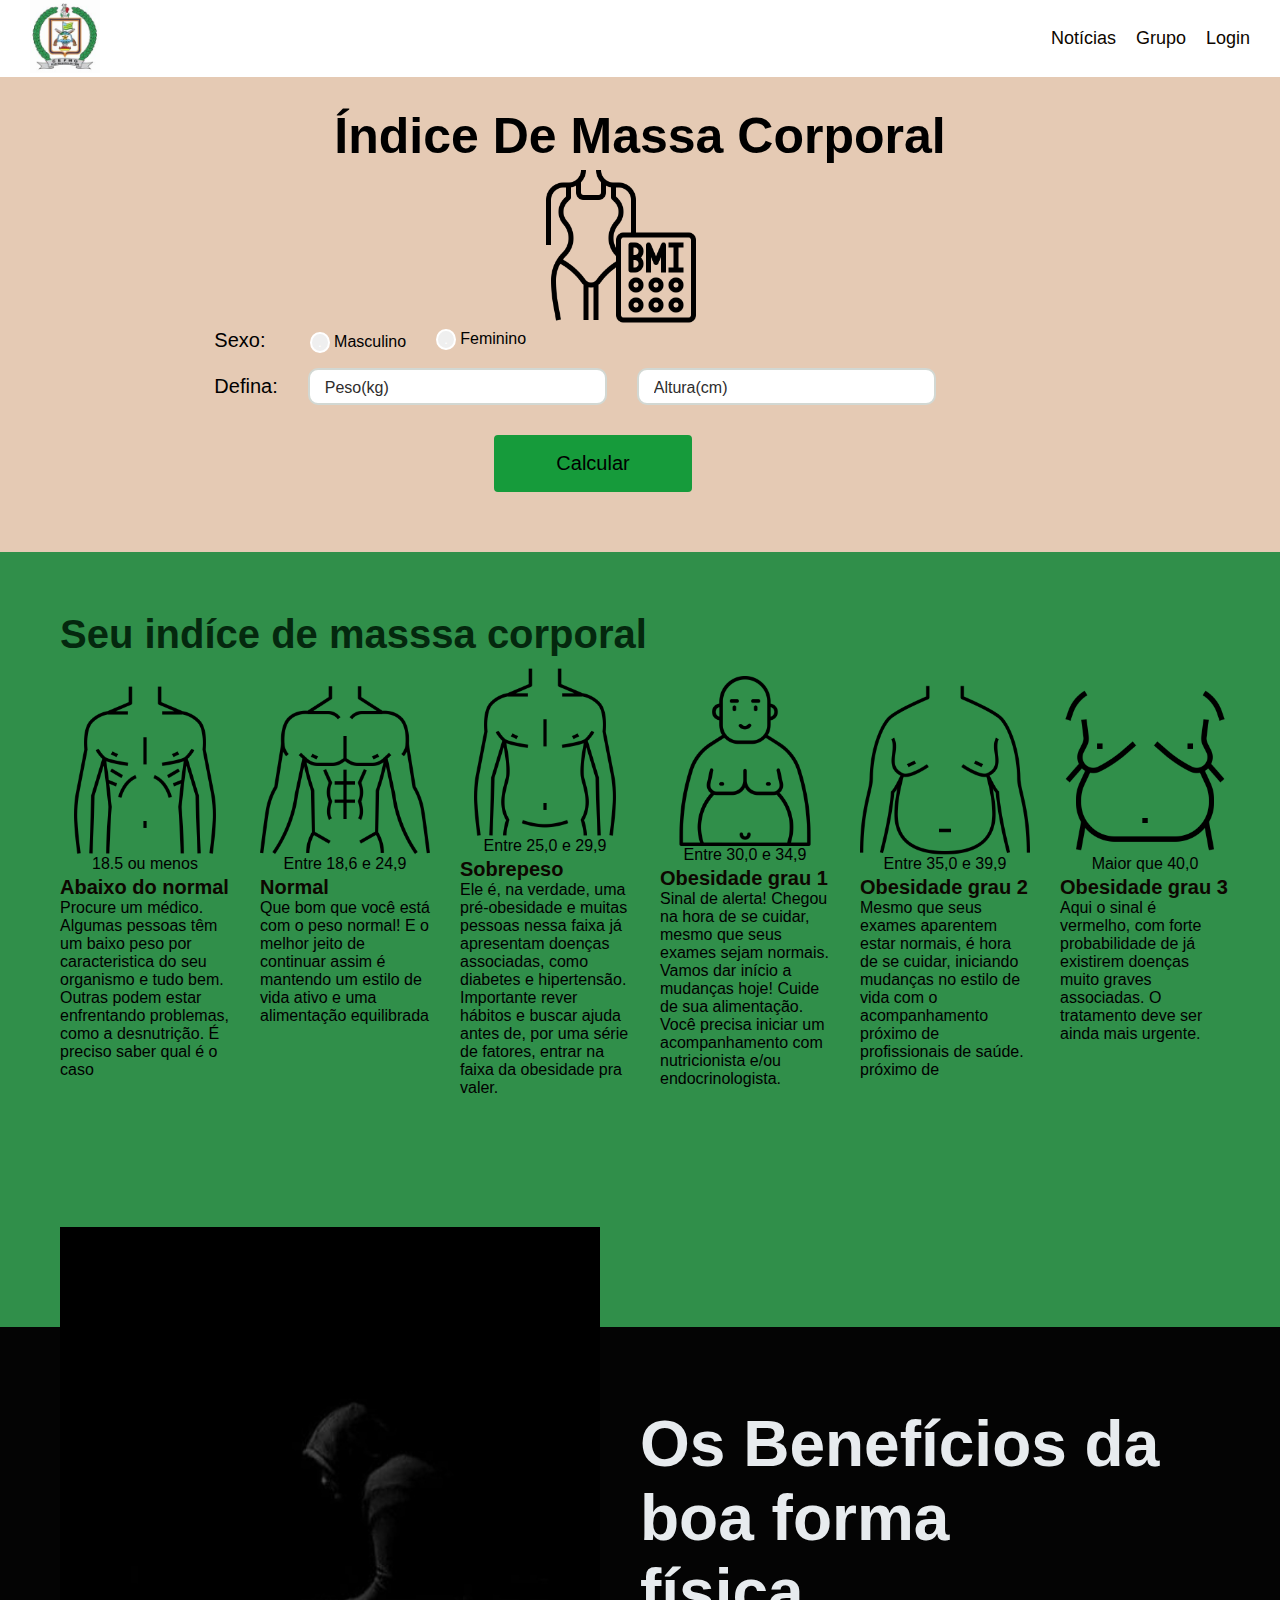
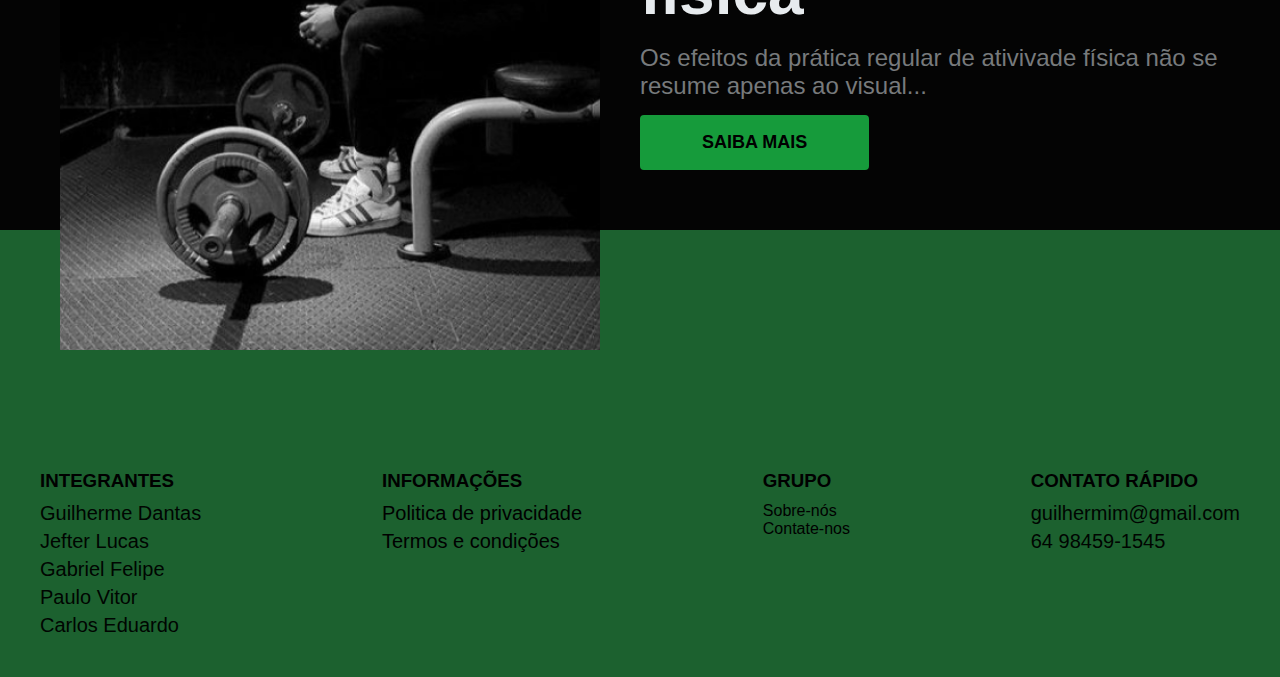
<file: index.html>
<!DOCTYPE html>
<html lang="en">

<head>
  <meta charset="UTF-8">
  <meta http-equiv="X-UA-Compatible" content="IE=edge">
  <meta name="viewport" content="width=device-width, initial-scale=1.0">
  <title>Medidor de IMC</title>
  <link rel="stylesheet" href="./css/style.css">
</head>

<body>
  <header class="header">

    <a href="./index.html"><img src="img/logo-cepmg 2.png" alt="logo" width="70px"></a>

    <ul class="header-menu">
      <li><a href="./noticias.html">Notícias</a> </li>
      <li><a href="./grupo.html">Grupo</a> </li>
      <li><a href="">Login</a> </li>
    </ul>
  </header>
  <main>
    <div class="menu-principal">

      <div class="titulo">
        <h1 class="fadeInDown" data-anime="300">Índice De Massa Corporal</h1>
        <img class="fadeInDown" data-anime="300" src="./img/imc.png" alt="" width="160px">
      </div>


      <div class="menu-principal-1">


        <div class="sexo">

          <div class="menu-sexo fadeInDown" data-anime="400">
            <div class="menu-item-homen">
              <label for="">Sexo:</label> <button>.</button> Masculino


            </div>

            <div class="menu-item-mulher">

              <button>.</button> Feminino
            </div>
          </div>
        </div>

        <div class="menu-medida">
          <label class="fadeInDown" data-anime="500" for="">Defina:</label>
          <input class=" peso fadeInDown" data-anime="500" type="number" name="peso" id="peso" placeholder="Peso(kg)">
          <input class=" altura fadeInDown" data-anime="500" type="number" name="altura" id="altura"
            placeholder="Altura(cm)">
        </div>
        <div class="botao">
          <input onclick="somar()+ somar1()" data-anime="600" class="botao-somar fadeInUp " type="button"
            value="Calcular">
          <span class="opacity-0"></span>
        </div>
      

      </div>
      
    </div>
  </main>

  <section class="homen ativo" id="homen1">

    <h1>Seu indíce de masssa corporal</h1>
    <div class="overflow-homen">


      <div class="corpos-imc">
        <div class="corpos-item1 fadeInRight " data-anime="500">
          <img src="img/magro.png" alt="" width="170px">
          <span>18.5 ou menos </span>
          <div class="corpo-texto">
            <h2>Abaixo do normal</h2>
            <p>Procure um médico. Algumas pessoas têm um baixo peso por caracteristica do seu organismo e tudo bem.
              Outras
              podem estar enfrentando problemas, como a desnutrição. É preciso saber qual é o caso</p>
          </div>

        </div>

        <div class="corpos-item2 fadeInRight" data-anime="400">
          <img src="img/normal-h.png" alt="" width="170px">
          <span>Entre 18,6 e 24,9</span>
          <div class="corpo-texto">
            <h2>Normal</h2>
            <p>Que bom que você está com o peso normal! E o melhor jeito de continuar assim é mantendo um estilo de vida
              ativo e uma
              alimentação equilibrada <span>alimentação. equilibrada.alimentação equilibrada.</span></p>
          </div>

        </div>

        <div class="corpos-item3 fadeInRight" data-anime="300">
          

            <img src="img/gordo.png" alt="" width="170px">
          
          <span>Entre 25,0 e 29,9</span>
          <div class="corpos3-texto">
            <h2>Sobrepeso</h2>
            <p>Ele é, na verdade, uma pré-obesidade e muitas pessoas nessa faixa já apresentam doenças associadas, como
              diabetes e
              hipertensão. Importante rever hábitos e buscar ajuda antes de, por uma série de fatores, entrar na faixa
              da obesidade
              pra valer.</p>
          </div>
        </div>

        <div class="corpos-item4 fadeInLeft" data-anime="300">
          <img src="img/obesidade2.png" alt="" width="170px">
          <span>Entre 30,0 e 34,9</span>
          <h2>Obesidade grau 1</h2>
          <p>Sinal de alerta! Chegou na hora de se cuidar, mesmo que seus exames sejam normais. Vamos dar início a
            mudanças hoje!
            Cuide de sua alimentação. Você precisa iniciar um acompanhamento com nutricionista e/ou endocrinologista.
          </p>
        </div>

        <div class="corpos-item5 fadeInLeft" data-anime="400">
          <img src="img/obesidade1 (1).png" alt="" width="170px">
          <span>Entre 35,0 e 39,9</span>
          <h2>Obesidade grau 2 </h2>
          <p>Mesmo que seus exames aparentem estar normais, é hora de se cuidar, iniciando mudanças no estilo de vida
            com o
            acompanhamento próximo de profissionais de saúde. <span>próximo de </span></p>
        </div>

        <div class="corpos-item6 fadeInLeft " data-anime="500">
          <img src="img/gordo (1).png" alt="" width="170px">
          <span>Maior que 40,0</span>
          <h2>Obesidade grau 3</h2>
          <p>Aqui o sinal é vermelho, com forte probabilidade de já existirem doenças muito graves associadas. O
            tratamento deve ser ainda mais urgente.
            <span class="opacity-0">tratamento deve ser ainda mais urgente</span>
          </p>
        </div>
      </div>

    </div>
  </section>

  <section class="mulher" id="mulher">

    <h1>Seu indíce de masssa corporal</h1>
    <div class="overflow-mulher">


      <div class="corpos-imc">
        <div class="corpos-item1m">
          <img src="img/mulher-muito-magra.png" alt="" width="160px">
          <span>18.5 ou menos</span>
          <h2 class="ola">Abaixo do normal</h2>
          <p>Procure um médico. Algumas pessoas têm um baixo peso por caracteristica do seu organismo e tudo bem. Outras
            podem estar enfrentando problemas, como a desnutrição. É preciso saber qual é o caso <span
              class="opacity-0">tratamento deve ser ainda mais urgente</span> <span class="opacity-0"></span> </p>
        </div>

        <div class="corpos-item2m">
          <img src="img/normal.png" alt="" width="180px">
          <span>Entre 18,6 e 24,9</span>
          <div class="corpo-texto">
            <h2>Normal</h2>
            <p>Que bom que você está com o peso normal! E o melhor jeito de continuar assim é mantendo um estilo de vida
              ativo e
              uma
              alimentação equilibrada <span>alimentação. equilibrada.alimentação equilibrada.limentação.
                equilibrada.alimentação equilibrada.</span></p>
          </div>
        </div>

        <div class="corpos-item3m">
          <img src="img/sobre-peso.png" alt="" width="180px">
          <span>Entre 25,0 e 29,9s</span>
          <div class="corpos3-texto">
            <h2>Sobrepeso</h2>
            <p>Ele é, na verdade, uma pré-obesidade e muitas pessoas nessa faixa já apresentam doenças associadas, como
              diabetes e
              hipertensão. Importante rever hábitos e buscar ajuda antes de, por uma série de fatores, entrar na faixa
              da
              obesidade
              pra valer.</p>
          </div>
        </div>

        <div class="corpos-item4m">
          <img src="img/gorda-m.png" alt="" width="180px">
          <span>Entre 30,0 e 34,9</span>
          <h2>Obesidade grau 1</h2>
          <p>Sinal de alerta! Chegou na hora de se cuidar, mesmo que seus exames sejam normais. Vamos dar início a
            mudanças hoje!
            Cuide de sua alimentação. Você precisa iniciar um acompanhamento com nutricionista e/ou endocrinologista.
          </p>
        </div>

        <div class="corpos-item5m">
          <img src="img/obesidade-2.png" alt="" width="180px">
          <span>Entre 35,0 e 39,9</span>
          <h2>Obesidade grau 2</h2>
          <p>Mesmo que seus exames aparentem estar normais, é hora de se cuidar, iniciando mudanças no estilo de vida
            com o
            acompanhamento próximo de profissionais de saúde.<span class="opacity-0">tratamento deve ser ainda mais
              urgente</span> <span class="opacity-0"></span></p>
        </div>

        <div class="corpos-item6m">
          <img src="img/obesidade-2.png" alt="" width="180px">
          <span>Acima de 40,0</span>
          <h2>Obesidade grau 3</h2>
          <p>Aqui o sinal é vermelho, com forte probabilidade de já existirem doenças muito graves associadas. O
            tratamento deve ser ainda mais urgente.
            <span class="opacity-0">tratamento deve ser ainda mais urgente <span class="opacity-0">tratamento deve ser
                ainda mais urgente</span> <span class="opacity-0">tratamento deve ser ainda mais urgente</span></span>
          </p>
        </div>
      </div>



    </div>
  </section>

  <section class="section-noticias-menu">
    <div class="noticia-menu">


      <div class="noticia-imagem">
        <img src="img/academia-homen.jpg" alt="homen em academia">
      </div>

      <div class="intro-noticias">
        <h1>
          Os Benefícios da boa forma <br> física
        </h1>
        <p>Os efeitos da prática regular de ativivade física não se resume apenas ao visual...</p>
       <a href="./noticias.html"><button class="botao-saiba-mais">SAIBA MAIS</button></a> 
      </div>

    </div>

  </section>

<footer class="rodape-index">
  <div class="rodape">
    <div class="integrantes">
      <h3>INTEGRANTES</h3>
      <div class="integrantes-nomes">
        <p>Guilherme Dantas</p>
        <p>Jefter Lucas</p>
        <p>Gabriel Felipe</p>
        <p>Paulo Vitor </p>
        <p>Carlos Eduardo</p>
      </div>
    </div>

    <div class="info">
      <h3>INFORMAÇÕES</h3>
      <div class="info-tipo">
        <p><a href="./">Politica de privacidade</a></p>
        <p><a href="./">Termos e condições</a></p>
      </div>
    </div>

    <div>
      <h3>GRUPO</h3>
      <div class="bio-info">
        <p><a href="./grupo.html">Sobre-nós</a></p>
        <p><a href="./">Contate-nos</a></p>
      </div>
    </div>



    <div class="contato">
      <h3>CONTATO RÁPIDO</h3>
      <div class="contato-info">
        <p>guilhermim@gmail.com</p>
        <p>64 98459-1545</p>
      </div>
    </div>
  </div>
</footer>

  <script src="./css/plugins/simple-anime.js"></script>
  <script src="script.js"></script>
  <script src="script1.js"></script>

</body>

</html>
</file>
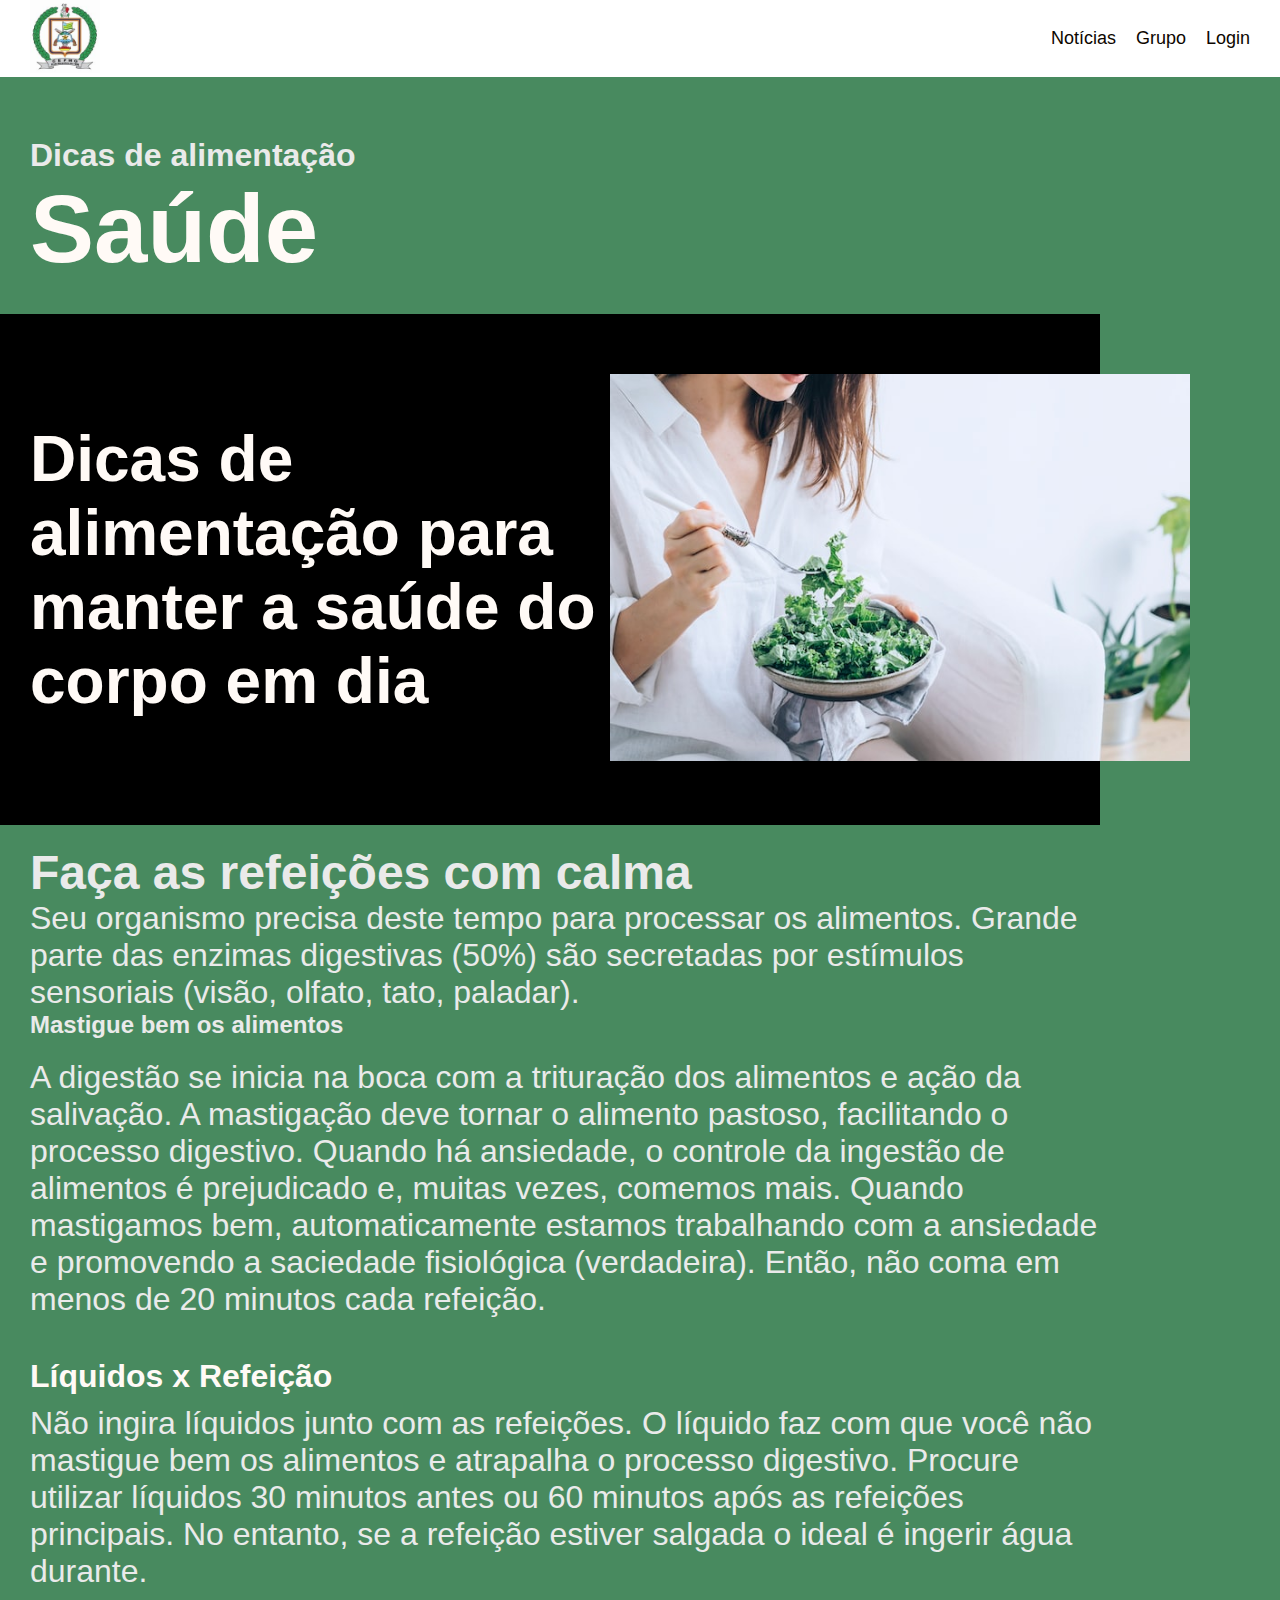
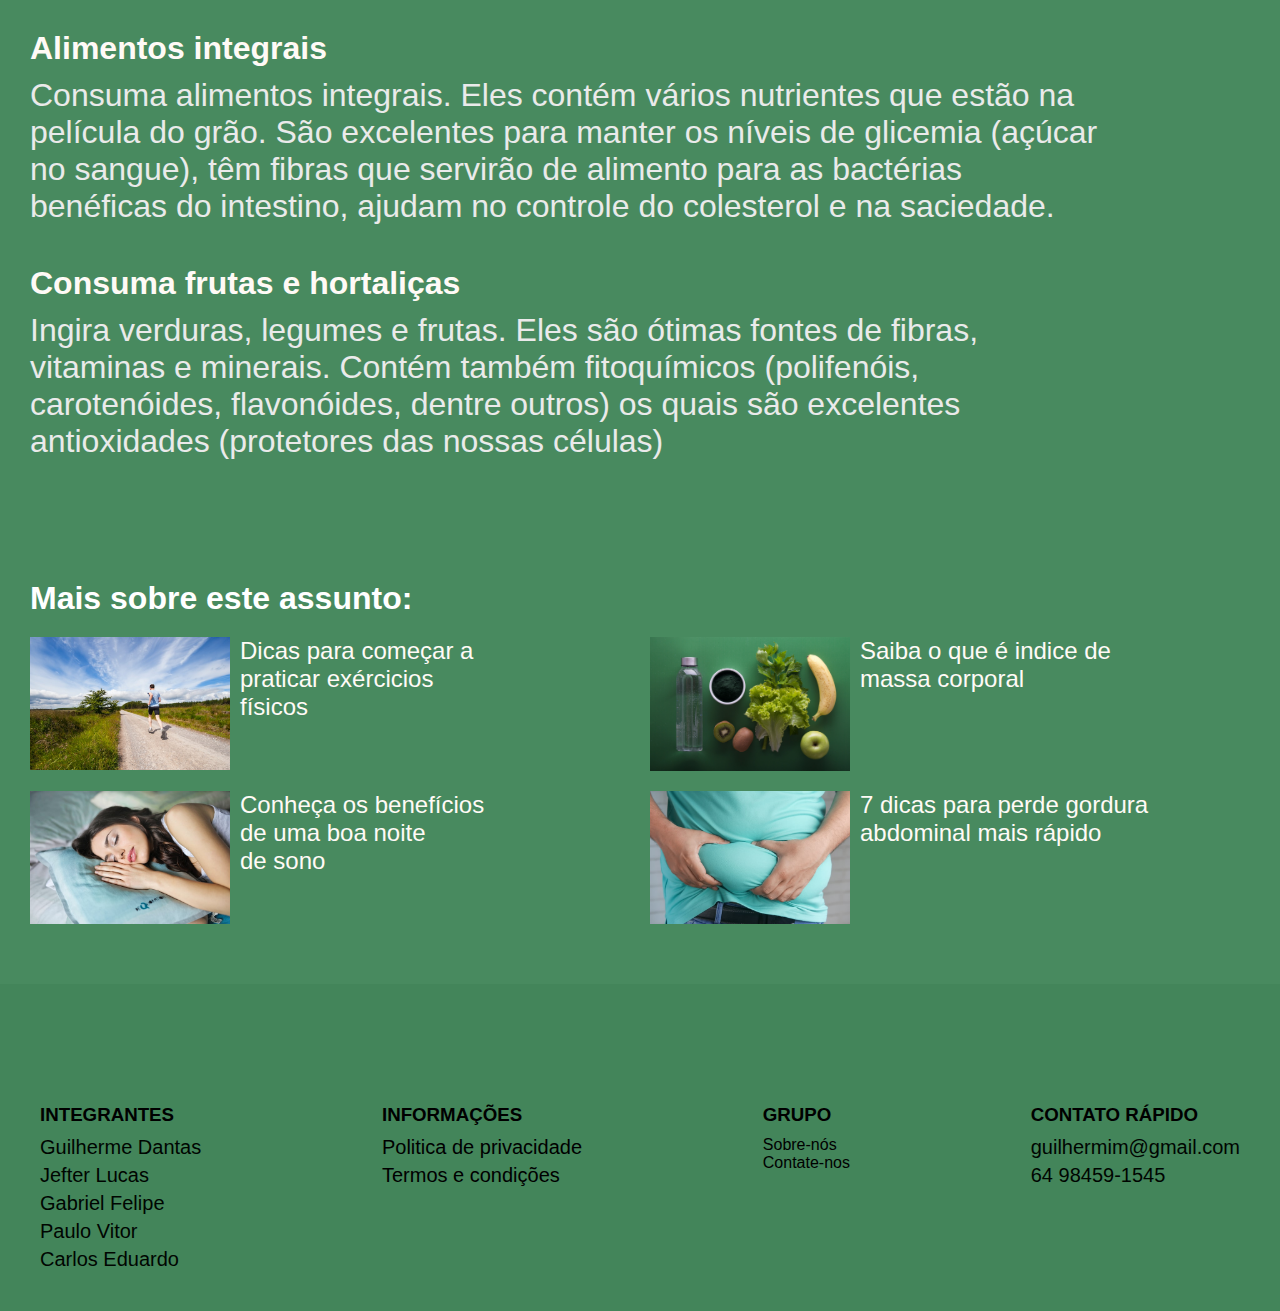
<file: alimentacao.html>
<!DOCTYPE html>
<html lang="en">

<head>
  <meta charset="UTF-8">
  <meta http-equiv="X-UA-Compatible" content="IE=edge">
  <meta name="viewport" content="width=device-width, initial-scale=1.0">
  <title>Document</title>
  <link rel="stylesheet" href="./css/style.css">

</head>

<body>
  <header class="header">

    <a href="./index.html"><img src="img/logo-cepmg 2.png" alt="logo" width="70px"></a>

    <ul class="header-menu">
      <li><a href="">Notícias</a> </li>
      <li><a href="./grupo.html">Grupo</a> </li>
      <li><a href="">Login</a> </li>
    </ul>
  </header>

  <main class="relativ">

    <div class="titulo-noticias">
      <h3>Dicas de alimentação</h3>
      <h1>Saúde</h1>
    </div>
    <div class="menu-saude">
      <h1>Dicas de alimentação para manter a saúde do corpo em dia</h1>
      <div class="img-saude">
        <img src="./img/alimentacao.jpg" alt="">
      </div>

    </div>

    <div class="texto-noticias">
      <div class="texto-noticias-p1">
        <h2>Faça as refeições com calma</h2>
        <p>Seu organismo precisa deste tempo para processar os alimentos. Grande parte das enzimas digestivas (50%) são
          secretadas
          por estímulos sensoriais (visão, olfato, tato, paladar).
        </p>
      </div>
      <div class="texto-noticias-p2">
        <h2>Mastigue bem os alimentos</h2>
        <p>A digestão se inicia na boca com a trituração dos alimentos e ação da salivação. A mastigação deve tornar o
          alimento
          pastoso, facilitando o processo digestivo. Quando há ansiedade, o controle da ingestão de alimentos é
          prejudicado e,
          muitas vezes, comemos mais. Quando mastigamos bem, automaticamente estamos trabalhando com a ansiedade e
          promovendo a
          saciedade fisiológica (verdadeira). Então, não coma em menos de 20 minutos cada refeição.</p>
      </div>

      <div class="texto-noticias-p3">
        <h2>Líquidos x Refeição</h2>
        <p>Não ingira líquidos junto com as refeições. O líquido faz com que você não mastigue bem os alimentos e
          atrapalha o
          processo digestivo. Procure utilizar líquidos 30 minutos antes ou 60 minutos após as refeições principais. No
          entanto,
          se a refeição estiver salgada o ideal é ingerir água durante.</p>
      </div>

      <div class="texto-noticias-p3">
        <h2>Alimentos integrais</h2>
        <p>Consuma alimentos integrais. Eles contém vários nutrientes que estão na película do grão. São excelentes para
          manter os
          níveis de glicemia (açúcar no sangue), têm fibras que servirão de alimento para as bactérias benéficas do
          intestino,
          ajudam no controle do colesterol e na saciedade.</p>
      </div>

      <div class="texto-noticias-p3">
        <h2>Consuma frutas e hortaliças</h2>
        <p>Ingira verduras, legumes e frutas. Eles são ótimas fontes de fibras, vitaminas e minerais. Contém também
          fitoquímicos
          (polifenóis, carotenóides, flavonóides, dentre outros) os quais são excelentes antioxidades (protetores das
          nossas
          células)</p>
      </div>

    </div>
  </main>

  <section class="propagandas-noticias">

    <h1>Mais sobre este assunto:</h1>

    <a href="./exercicios.html">
      <div class="propagandas-item">
        <img src="./img/corrida.jpg" alt="" width="200px">
        <p>Dicas para começar a <br> praticar exércicios <br> físicos</p>
      </div>
    </a>

    <a href="./noticias.html">
      <div class="propagandas-item">
        <img src="./img/vitali.jpg" alt="" width="200px">
        <p>Saiba o que é indice de <br> massa corporal</p>
      </div>
    </a>

    <a href="./sono.html">
      <div class="propagandas-item">
        <img src="./img/dormindo.jpg" alt="" width="200px">
        <p>Conheça os benefícios <br> de uma boa noite <br> de sono</p>
      </div>
    </a>

    <a href="./gordura.html">
      <div class="propagandas-item">
        <img src="./img/barriga.jpg" alt="" width="200px">
        <p>7 dicas para perde gordura <br> abdominal mais rápido</p>
      </div>
    </a>


  </section>

  <footer>
    <div class="rodape">
      <div class="integrantes">
        <h3>INTEGRANTES</h3>
        <div class="integrantes-nomes">
          <p>Guilherme Dantas</p>
          <p>Jefter Lucas</p>
          <p>Gabriel Felipe</p>
          <p>Paulo Vitor </p>
          <p>Carlos Eduardo</p>
        </div>
      </div>
  
      <div class="info">
        <h3>INFORMAÇÕES</h3>
        <div class="info-tipo">
          <p><a href="./">Politica de privacidade</a></p>
          <p><a href="./">Termos e condições</a></p>
        </div>
      </div>
  
      <div>
        <h3>GRUPO</h3>
        <div class="bio-info">
          <p><a href="./grupo.html">Sobre-nós</a></p>
          <p><a href="./">Contate-nos</a></p>
        </div>
      </div>
  
  
  
      <div class="contato">
        <h3>CONTATO RÁPIDO</h3>
        <div class="contato-info">
          <p>guilhermim@gmail.com</p>
          <p>64 98459-1545</p>
        </div>
      </div>
    </div>
  </footer>

  <script src="script-noticias.js"></script>
</body>

</html>
</file>
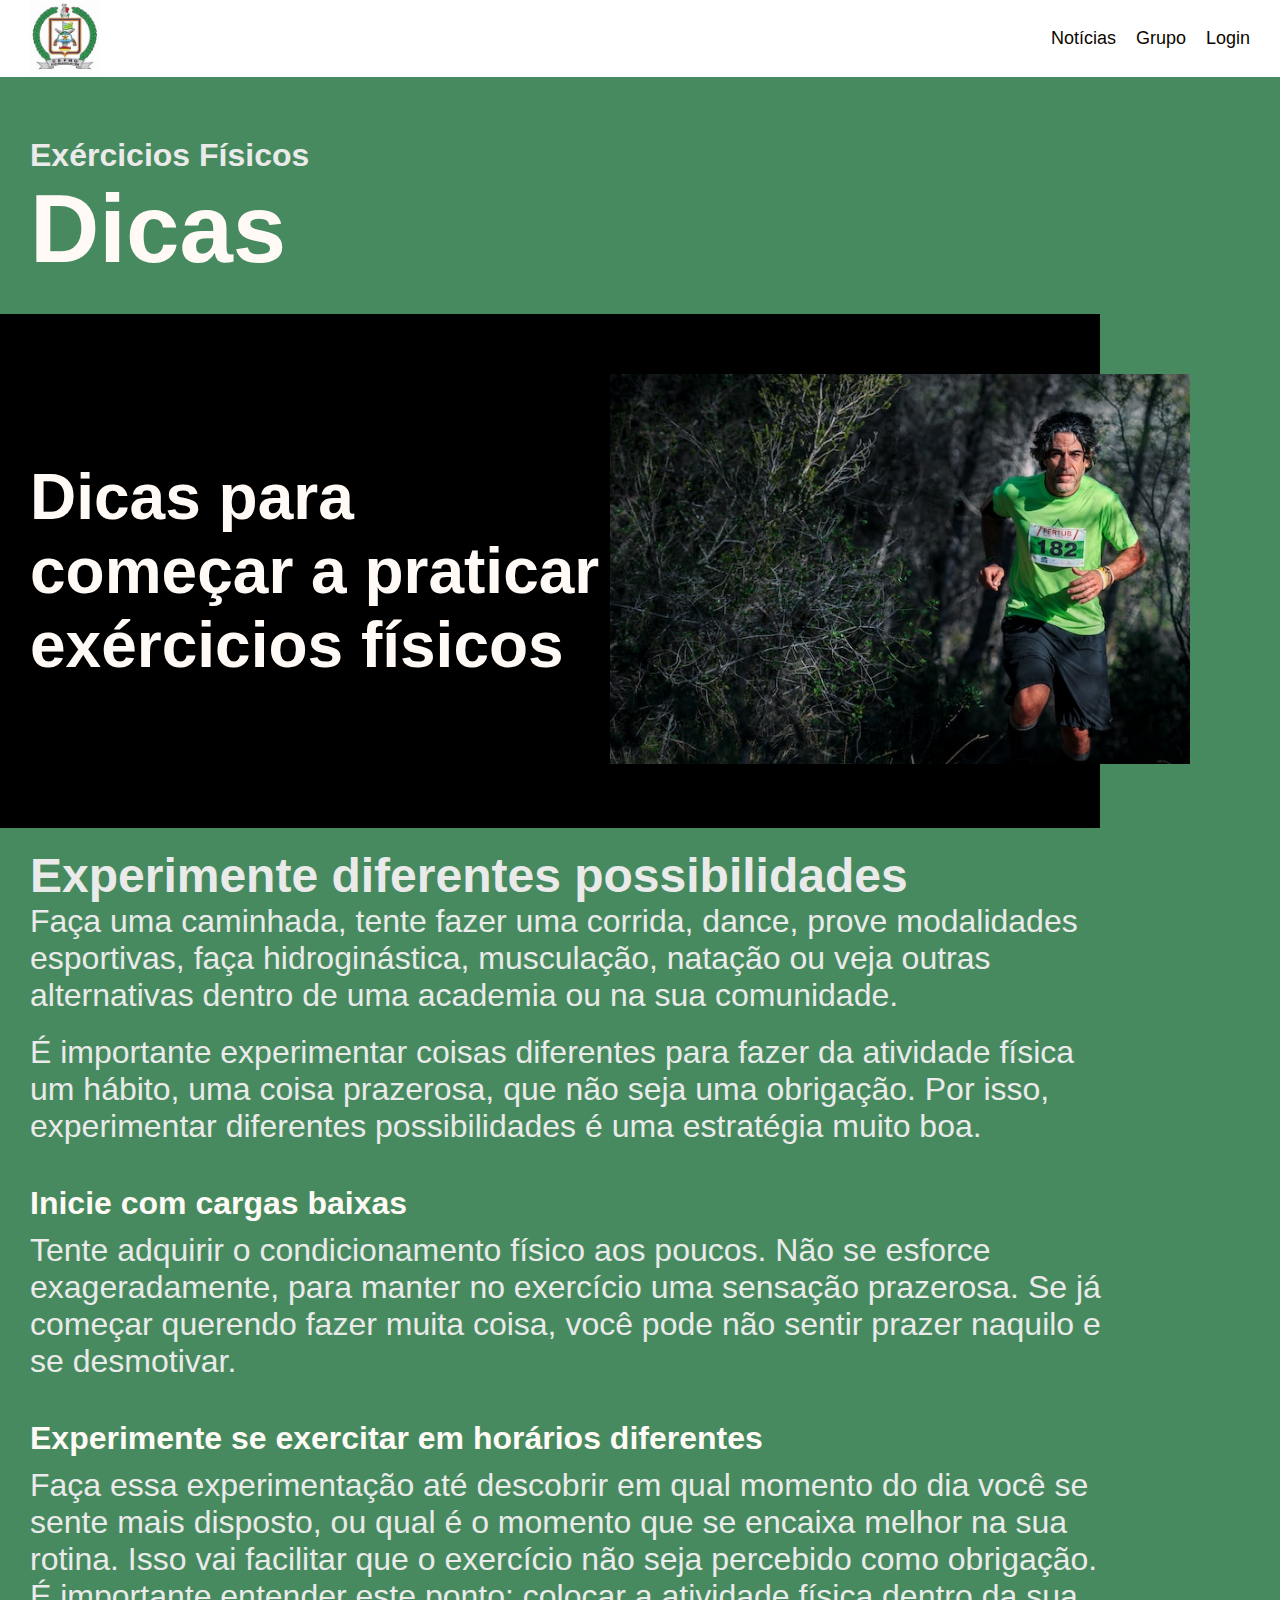
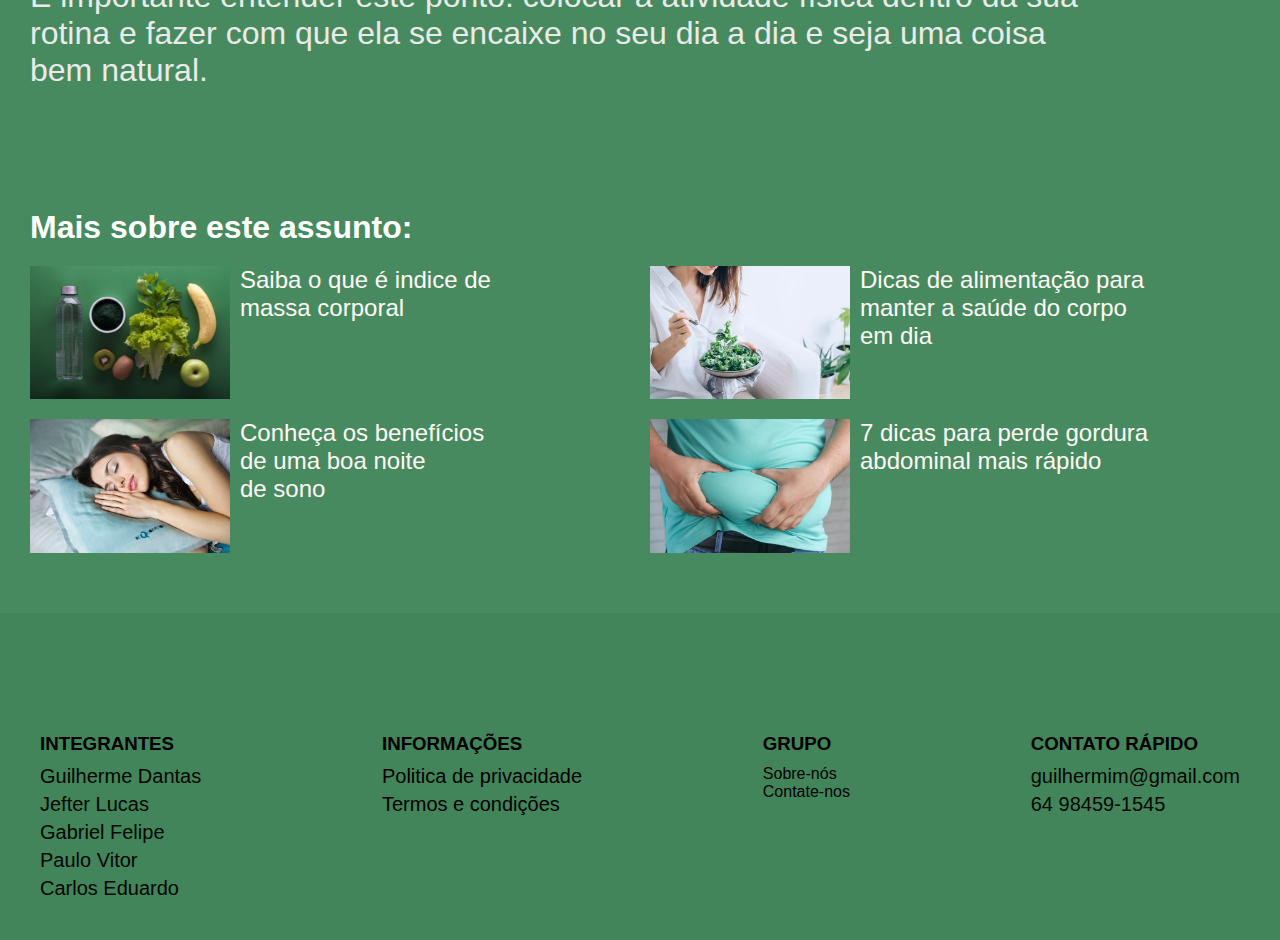
<file: exercicios.html>
<!DOCTYPE html>
<html lang="en">

<head>
  <meta charset="UTF-8">
  <meta http-equiv="X-UA-Compatible" content="IE=edge">
  <meta name="viewport" content="width=device-width, initial-scale=1.0">
  <title>Document</title>
  <link rel="stylesheet" href="./css/style.css">

</head>

<body>
  <header class="header">

    <a href="./index.html"><img src="img/logo-cepmg 2.png" alt="logo" width="70px"></a>

    <ul class="header-menu">
      <li><a href="./noticias.html">Notícias</a> </li>
    <li><a href="./grupo.html">Grupo</a> </li>
      <li><a href="">Login</a> </li>
    </ul>
  </header>

  <main class="relativ">

    <div class="titulo-noticias">
      <h3>Exércicios Físicos</h3>
      <h1>Dicas</h1>
    </div>
    <div class="menu-saude">
      <h1>Dicas para começar a praticar exércicios físicos</p>
      </h1>
      <div class="img-saude">
        <img src="./img/angel-santos-_rdqPj1udaQ-unsplash.jpg" alt="">
      </div>

    </div>

    <div class="texto-noticias">
      <div class="texto-noticias-p1">
        <h2>Experimente diferentes possibilidades</h2>
        <p>Faça uma caminhada, tente fazer uma corrida, dance, prove modalidades esportivas, faça hidroginástica,
          musculação,
          natação ou veja outras alternativas dentro de uma academia ou na sua comunidade.
        </p>

      </div>
      <div class="texto-noticias-p2">
        <p>É importante experimentar coisas diferentes para fazer da atividade física um hábito, uma coisa prazerosa,
          que
          não seja
          uma obrigação. Por isso, experimentar diferentes possibilidades é uma estratégia muito boa.</p>
      </div>

      <div class="texto-noticias-p3">
        <h2>Inicie com cargas baixas</h2>
        <p>Tente adquirir o condicionamento físico aos poucos. Não se esforce exageradamente, para manter no exercício
          uma sensação
          prazerosa. Se já começar querendo fazer muita coisa, você pode não sentir prazer naquilo e se desmotivar.</p>
      </div>

      <div class="texto-noticias-p3">
        <h2>Experimente se exercitar em horários diferentes</h2>
        <p>Faça essa experimentação até descobrir em qual momento do dia você se sente mais disposto, ou qual é o
          momento que se
          encaixa melhor na sua rotina. Isso vai facilitar que o exercício não seja percebido como obrigação. É
          importante
          entender este ponto: colocar a atividade física dentro da sua rotina e fazer com que ela se encaixe no seu dia
          a dia e
          seja uma coisa bem natural.</p>
      </div>
      </p>
    </div>
    </div>
  </main>

  <section class="propagandas-noticias">

    <h1>Mais sobre este assunto:</h1>

    <a href="./noticias.html">
      <div class="propagandas-item">
        <img src="./img/vitali.jpg" alt="" width="200px">
        <p>Saiba o que é indice de <br> massa corporal</p>
      </div>
    </a>

    <a href="./alimentacao.html">
      <div class="propagandas-item">
        <img src="./img/alimentacao.jpg" alt="" width="200px">
        <p>Dicas de alimentação para <br> manter a saúde do corpo <br> em dia</p>
      </div>
    </a>

    <a href="./sono.html">
      <div class="propagandas-item">
        <img src="./img/dormindo.jpg" alt="" width="200px">
        <p>Conheça os benefícios <br> de uma boa noite <br> de sono</p>
      </div>
    </a>

    <a href="./gordura.html">
      <div class="propagandas-item">
        <img src="./img/barriga.jpg" alt="" width="200px">
        <p>7 dicas para perde gordura <br> abdominal mais rápido</p>
      </div>
    </a>


  </section>

  <footer>
    <div class="rodape">
      <div class="integrantes">
        <h3>INTEGRANTES</h3>
        <div class="integrantes-nomes">
          <p>Guilherme Dantas</p>
          <p>Jefter Lucas</p>
          <p>Gabriel Felipe</p>
          <p>Paulo Vitor </p>
          <p>Carlos Eduardo</p>
        </div>
      </div>

      <div class="info">
        <h3>INFORMAÇÕES</h3>
        <div class="info-tipo">
          <p><a href="./">Politica de privacidade</a></p>
          <p><a href="./">Termos e condições</a></p>
        </div>
      </div>

      <div>
        <h3>GRUPO</h3>
        <div class="bio-info">
          <p><a href="./grupo.html">Sobre-nós</a></p>
          <p><a href="./">Contate-nos</a></p>
        </div>
      </div>



      <div class="contato">
        <h3>CONTATO RÁPIDO</h3>
        <div class="contato-info">
          <p>guilhermim@gmail.com</p>
          <p>64 98459-1545</p>
        </div>
      </div>
    </div>
  </footer>

  <script src="script-noticias.js"></script>
</body>

</html>
</file>
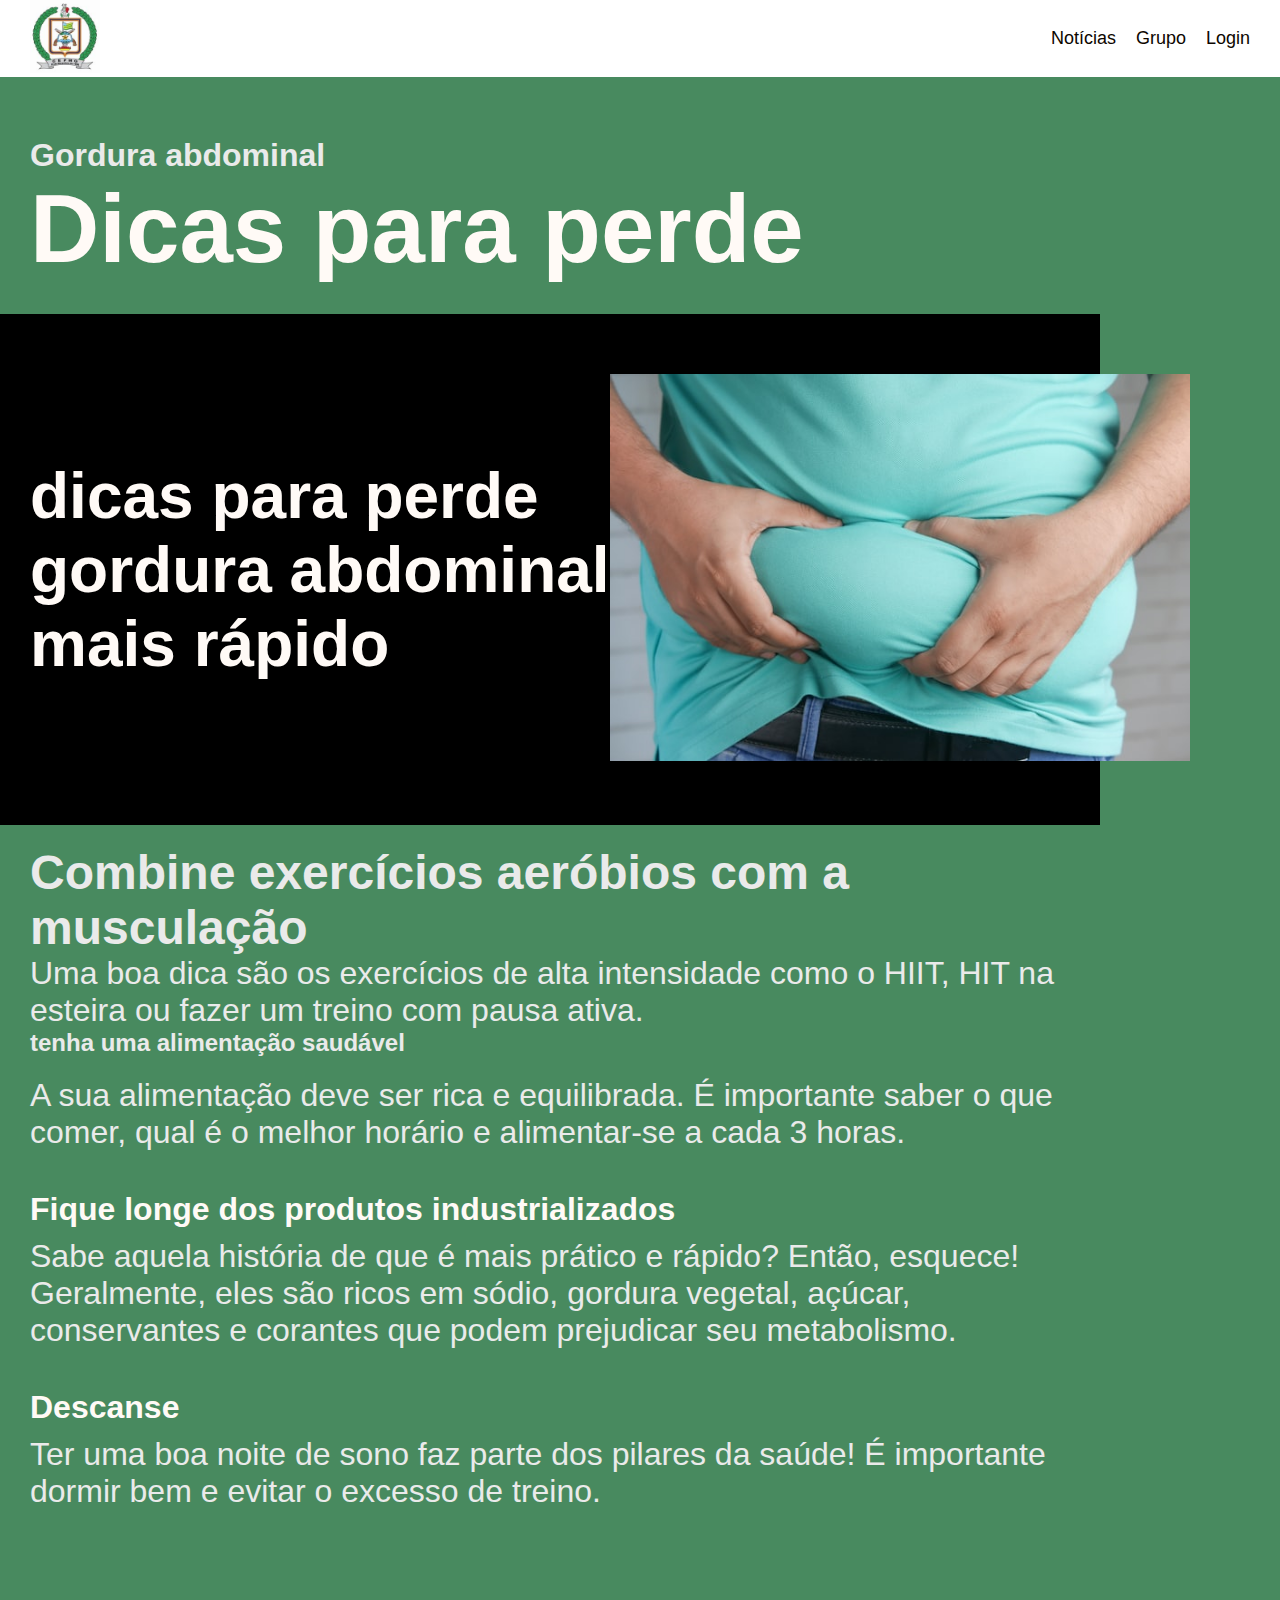
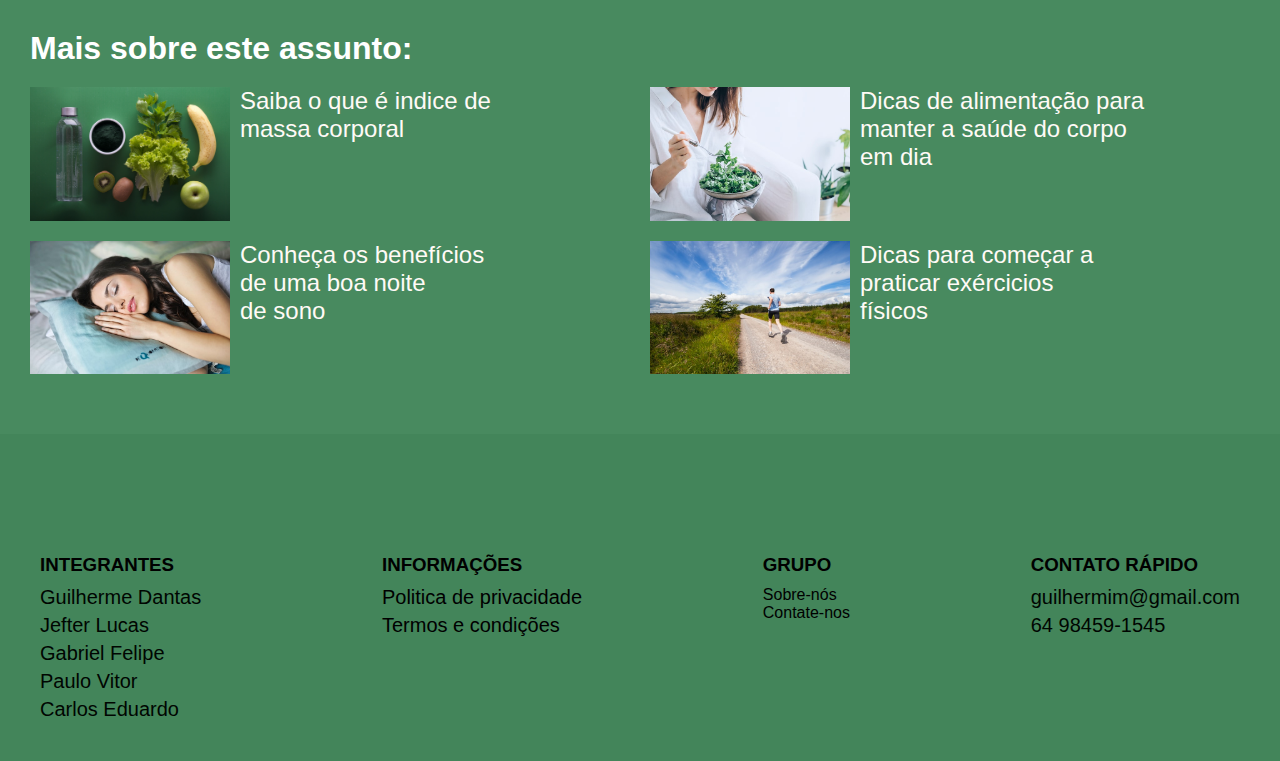
<file: gordura.html>
<!DOCTYPE html>
<html lang="en">

<head>
  <meta charset="UTF-8">
  <meta http-equiv="X-UA-Compatible" content="IE=edge">
  <meta name="viewport" content="width=device-width, initial-scale=1.0">
  <title>Document</title>
  <link rel="stylesheet" href="./css/style.css">

</head>

<body>
  <header class="header">

    <a href="./index.html"><img src="img/logo-cepmg 2.png" alt="logo" width="70px"></a>

    <ul class="header-menu">
      <li><a href="./noticias.html">Notícias</a> </li>
      <li><a href="./grupo.html">Grupo</a> </li>
      <li><a href="">Login</a> </li>
    </ul>
  </header>

  <main class="relativ">

    <div class="titulo-noticias">
      <h3>Gordura abdominal</h3>
      <h1>Dicas para perde</h1>
    </div>
    <div class="menu-saude">
      <h1>dicas para perde gordura abdominal mais rápido</p>
      </h1>
      <div class="img-saude">
        <img src="./img/barriga.jpg" alt="">
      </div>

    </div>

    <div class="texto-noticias">
      <div class="texto-noticias-p1">
        <h2>Combine exercícios aeróbios com a musculação</h2>
        <p>Uma boa dica são os exercícios de alta intensidade como o HIIT, HIT na esteira ou fazer um treino com pausa
          ativa.
        </p>

      </div>
      <div class="texto-noticias-p2">
        <h2>tenha uma alimentação saudável</h2>
        <p>A sua alimentação deve ser rica e equilibrada. É importante saber o que comer, qual é o melhor horário e
          alimentar-se a
          cada 3 horas.</p>
      </div>

      <div class="texto-noticias-p3">
        <h2>Fique longe dos produtos industrializados</h2>
        <p>Sabe aquela história de que é mais prático e rápido? Então, esquece! Geralmente, eles são ricos em sódio,
          gordura
          vegetal, açúcar, conservantes e corantes que podem prejudicar seu metabolismo.</p>
      </div>

      <div class="texto-noticias-p3">
        <h2>Descanse</h2>
        <p>Ter uma boa noite de sono faz parte dos pilares da saúde! É importante dormir bem e evitar o excesso de
          treino.</p>
      </div>
      </p>
    </div>
    </div>
  </main>

  <section class="propagandas-noticias">

    <h1>Mais sobre este assunto:</h1>

    <a href="./noticias.html">
      <div class="propagandas-item">
        <img src="./img/vitali.jpg" alt="" width="200px">
        <p>Saiba o que é indice de <br> massa corporal</p>
      </div>
    </a>

    <a href="./alimentacao.html">
      <div class="propagandas-item">
        <img src="./img/alimentacao.jpg" alt="" width="200px">
        <p>Dicas de alimentação para <br> manter a saúde do corpo <br> em dia</p>
      </div>
    </a>

    <a href="./sono.html">
      <div class="propagandas-item">
        <img src="./img/dormindo.jpg" alt="" width="200px">
        <p>Conheça os benefícios <br> de uma boa noite <br> de sono</p>
      </div>
    </a>

    <a href="./exercicios.html">
      <div class="propagandas-item">
        <img src="./img/corrida.jpg" alt="" width="200px">
        <p>Dicas para começar a <br> praticar exércicios <br> físicos</p>
      </div>
    </a>


  </section>

  <footer>
    <div class="rodape">
      <div class="integrantes">
        <h3>INTEGRANTES</h3>
        <div class="integrantes-nomes">
          <p>Guilherme Dantas</p>
          <p>Jefter Lucas</p>
          <p>Gabriel Felipe</p>
          <p>Paulo Vitor </p>
          <p>Carlos Eduardo</p>
        </div>
      </div>

      <div class="info">
        <h3>INFORMAÇÕES</h3>
        <div class="info-tipo">
          <p><a href="./">Politica de privacidade</a></p>
          <p><a href="./">Termos e condições</a></p>
        </div>
      </div>

      <div>
        <h3>GRUPO</h3>
        <div class="bio-info">
          <p><a href="./grupo.html">Sobre-nós</a></p>
          <p><a href="./">Contate-nos</a></p>
        </div>
      </div>



      <div class="contato">
        <h3>CONTATO RÁPIDO</h3>
        <div class="contato-info">
          <p>guilhermim@gmail.com</p>
          <p>64 98459-1545</p>
        </div>
      </div>
    </div>
  </footer>

  <script src="script-noticias.js"></script>
</body>

</html>
</file>
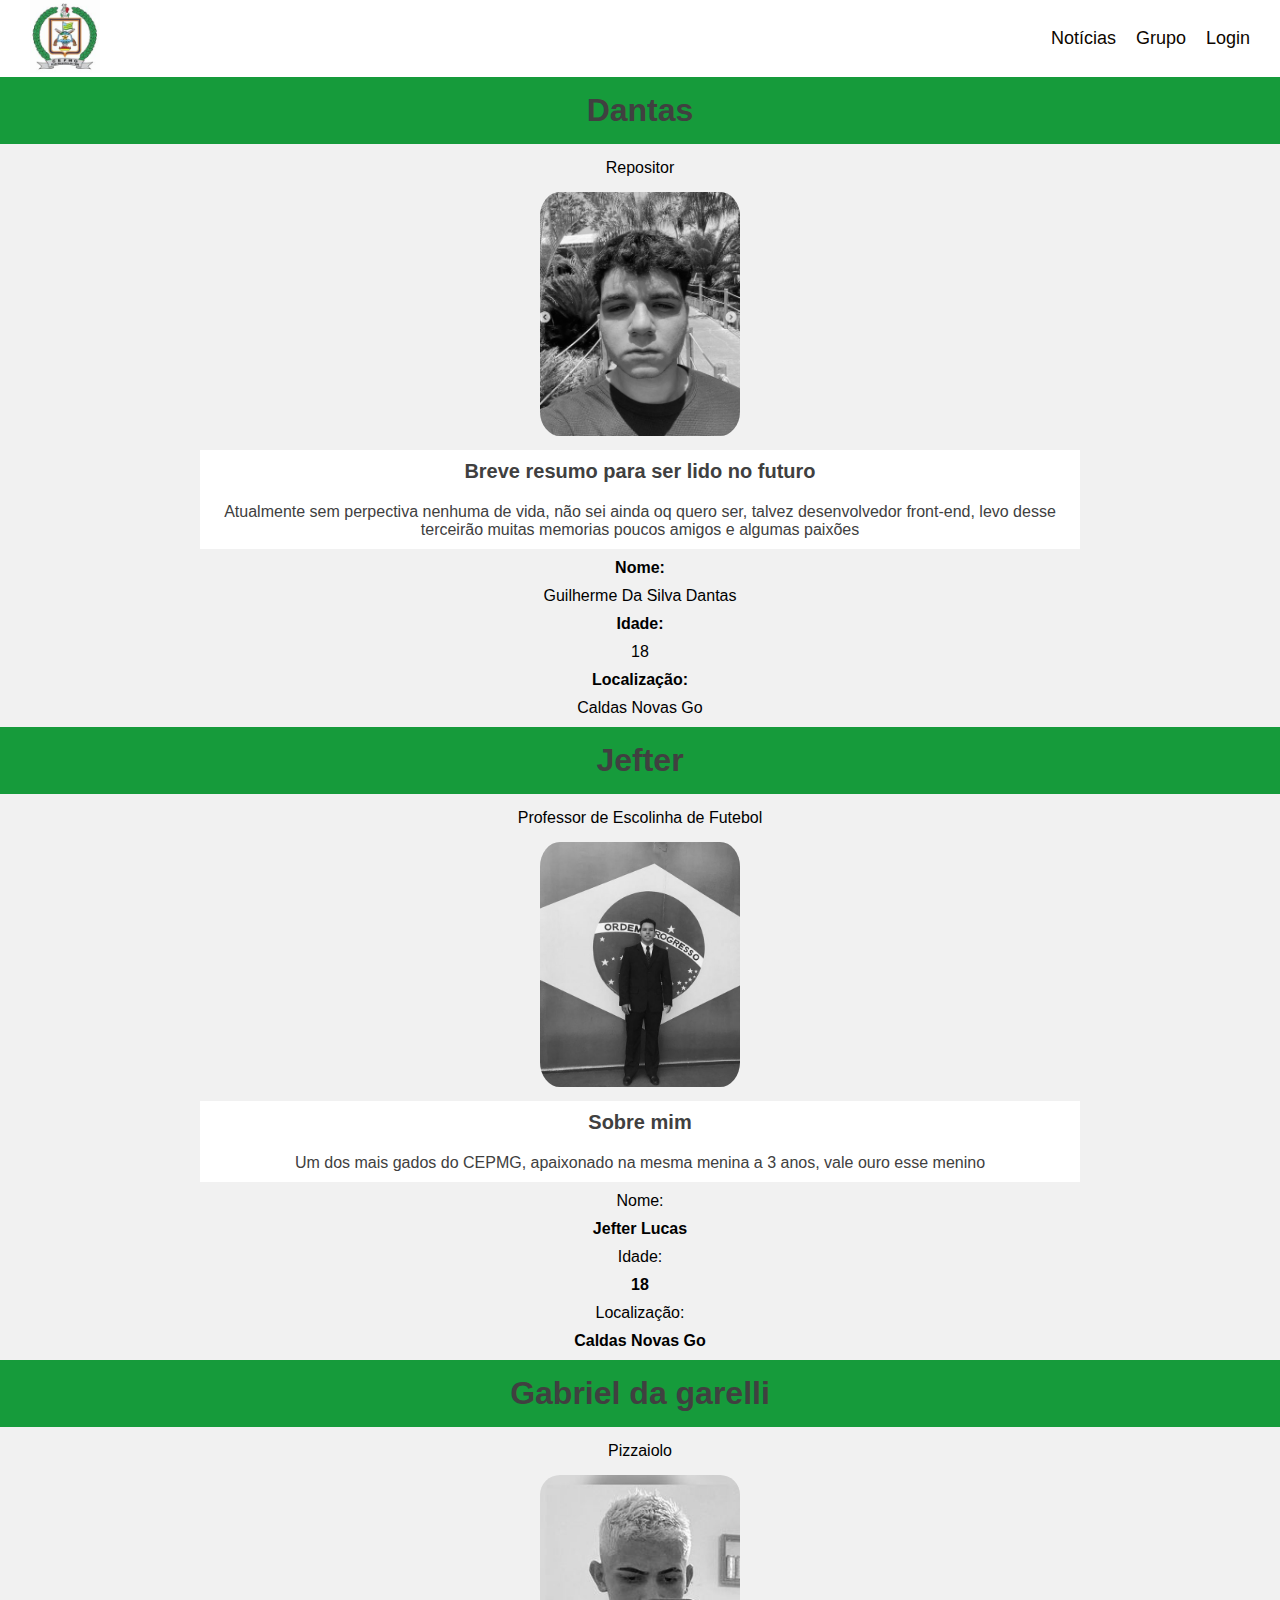
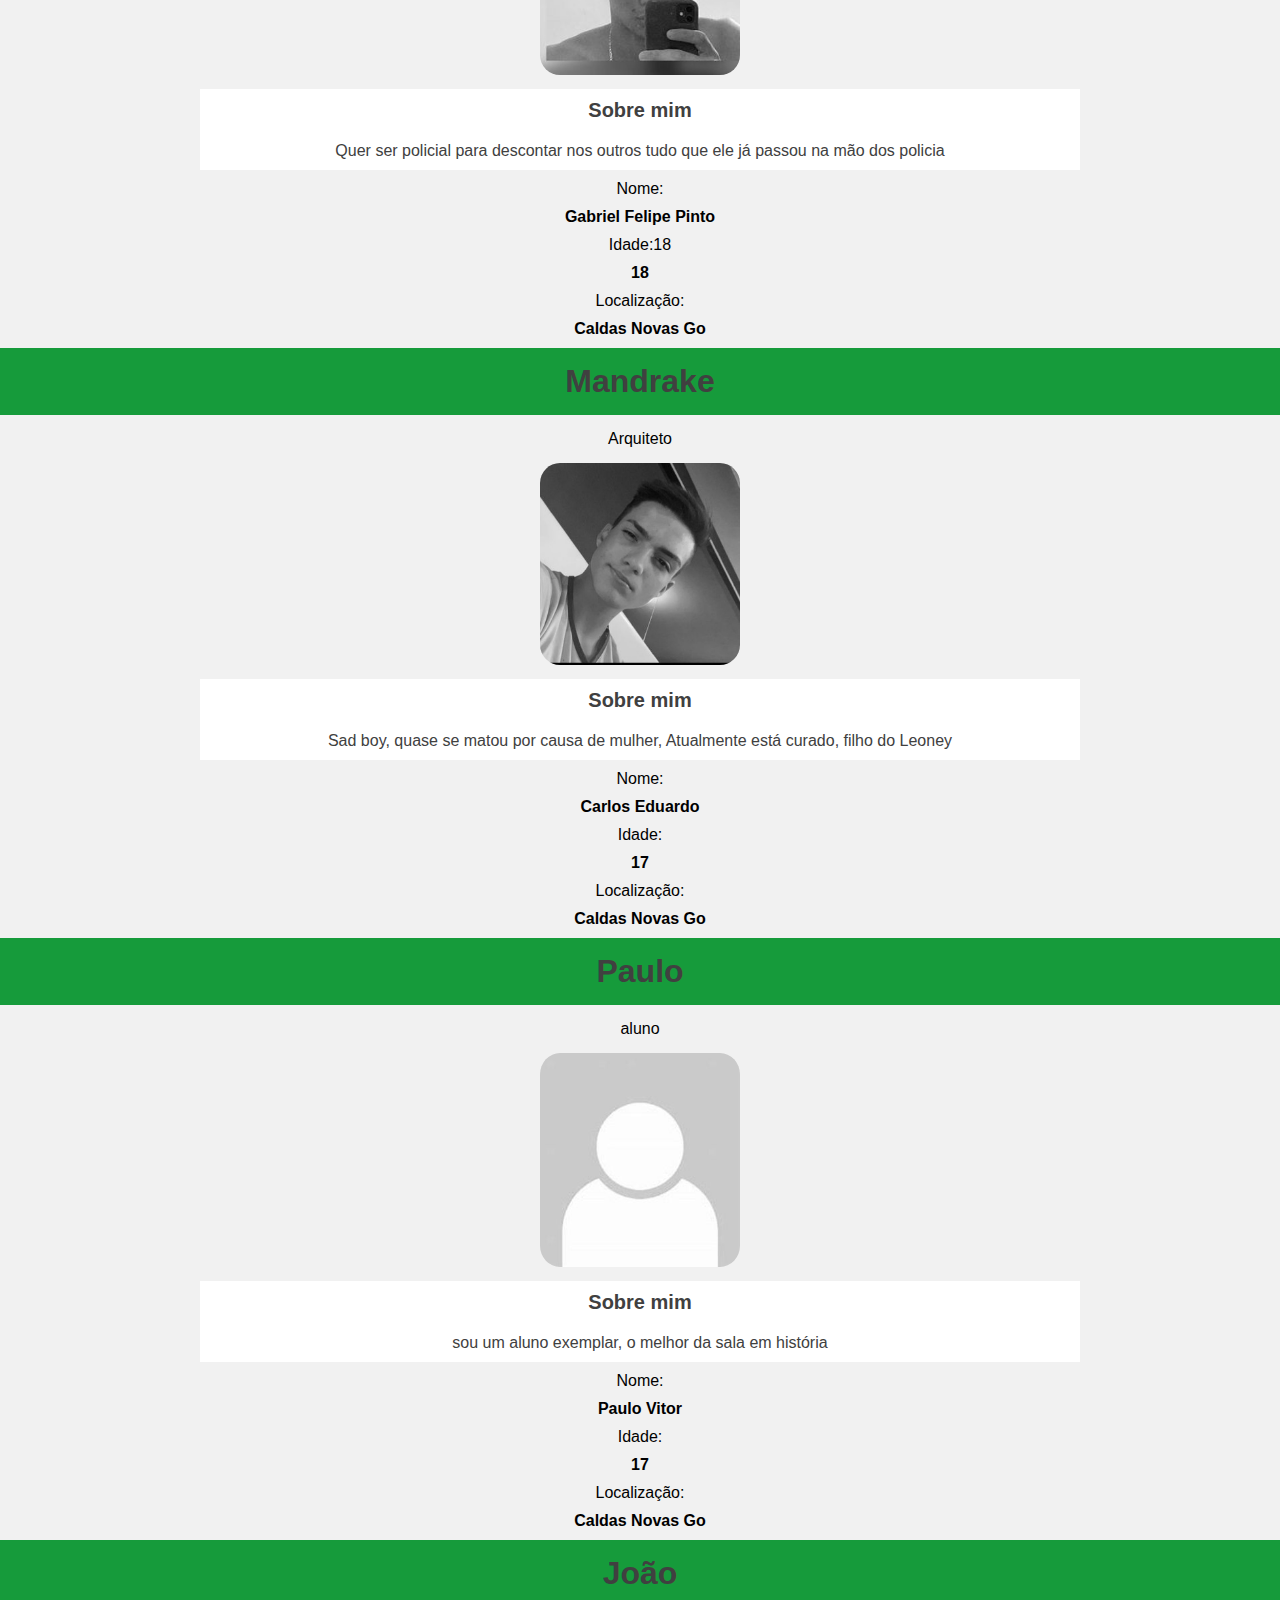
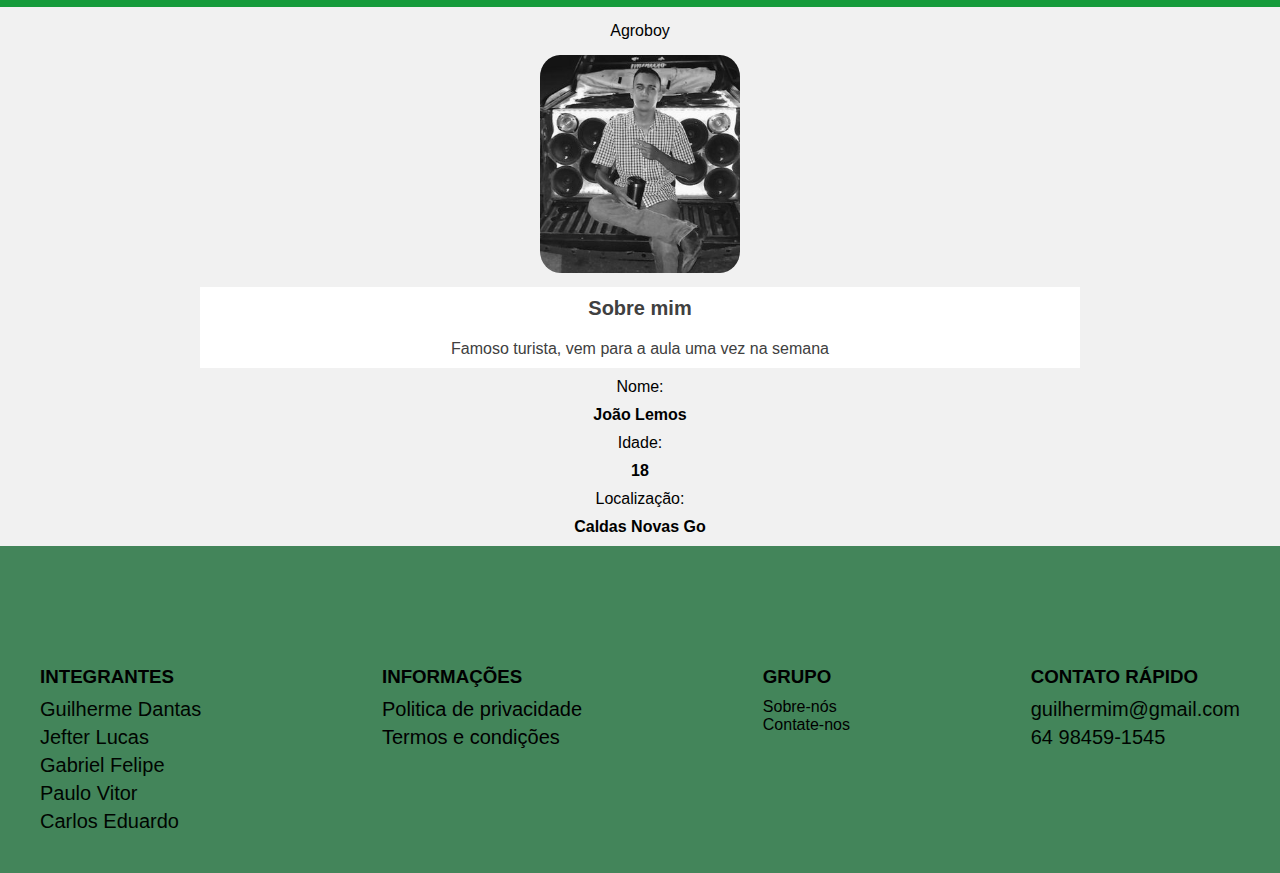
<file: grupo.html>
<!DOCTYPE html>
<html lang="en">

<head>
  <meta charset="UTF-8">
  <meta http-equiv="X-UA-Compatible" content="IE=edge">
  <meta name="viewport" content="width=device-width, initial-scale=1.0">
  <title>Document</title>
  <link rel="stylesheet" href="./css/style.css">

</head>

<body>
  <header class="header">

    <a href="./index.html"><img src="img/logo-cepmg 2.png" alt="logo" width="70px"></a>

    <ul class="header-menu">
      <li><a href="./noticias.html">Notícias</a> </li>
      <li><a href="./grupo.html">Grupo</a> </li>
      <li><a href="">Login</a> </li>
    </ul>
  </header>

  <section class="menu-sobreNos">


    <div class="header1">
      <h1>Dantas</h1>
      <p>Repositor</p>
      <img src="./img/Captura da Web_23-11-2022_2310_www.instagram.com.jpeg" alt="">
    </div>
    <div class="about">

      <h2>
        Breve resumo para ser lido no futuro</h2>
      <p>Atualmente sem perpectiva nenhuma de vida, não sei ainda oq quero ser, talvez desenvolvedor front-end, levo
        desse
        terceirão muitas memorias poucos amigos e algumas paixões</p>


    </div>

    <div class="detalhes">
      <span class="negrito">Nome:</span>
      <p>Guilherme Da Silva Dantas</p>
      <span class="negrito"> Idade: </span>
      <p>18</p>
      <span class="negrito">Localização:</span>
      <p> Caldas Novas Go</p>
    </div>

    <div class="footer1">

    </div>

    <div class="header1">
      <h1>Jefter</h1>
      <p>Professor de Escolinha de Futebol</p>
      <img src="./img/316722694_702856400971788_4686354297581648298_n.jpg" alt="">
    </div>
    <div class="about">
      <h2>
        Sobre mim</h2>
      <p>Um dos mais gados do CEPMG, apaixonado na mesma menina a 3 anos, vale ouro esse menino </p>
    </div>

    <div class="detalhes">

      Nome:
      <p class="negrito">Jefter Lucas</p>
      Idade:
      <p class="negrito">18</p>
      Localização:
      <p class="negrito"> Caldas Novas Go</p>
    </div>

    <div class="footer">

    </div>

    <div class="header1">
      <h1>Gabriel da garelli</h1>
      <p>Pizzaiolo</p>
      <img src="./img/gabriel.jpg" alt="">
    </div>
    <div class="about">
      <h2>
        Sobre mim</h2>
      <p>Quer ser policial para descontar nos outros tudo que ele já passou na mão dos policia</p>
    </div>

    <div class="detalhes">

      Nome:
      <p class="negrito">Gabriel Felipe Pinto</p>
      Idade:18
      <p class="negrito">18</p>
      Localização:
      <p class="negrito"> Caldas Novas Go</p>
    </div>

    <div class="footer1">

    </div>

    <div class="header1">
      <h1>Mandrake</h1>
      <p>Arquiteto</p>
      <img src="./img/carlos.jpg" alt="">
    </div>
    <div class="about">
      <h2>
        Sobre mim</h2>
      <p>Sad boy, quase se matou por causa de mulher, Atualmente está curado, filho do Leoney</p>
    </div>

    <div class="detalhes">

      Nome:
      <p class="negrito">Carlos Eduardo</p>
      Idade:
      <p class="negrito">17</p>
      Localização:
      <p class="negrito"> Caldas Novas Go</p>
    </div>

    <div class="footer">

    </div>

    <div class="header1">
      <h1>Paulo</h1>
      <p>aluno</p>
      <img src="./img/paulo.jpg" alt="">
    </div>
    <div class="about">
      <h2>
        Sobre mim</h2>
      <p>sou um aluno exemplar, o melhor da sala em história</p>
    </div>

    <div class="detalhes">

      Nome:
      <p class="negrito">Paulo Vitor</p>
      Idade:
      <p class="negrito">17</p>
      Localização:
      <p class="negrito"> Caldas Novas Go</p>
    </div>

    <div class="footer">

    </div>

    <div class="header1">
      <h1>João</h1>
      <p>Agroboy</p>
      <img src="./img/joao.jpg" alt="">
    </div>
    <div class="about">
      <h2>
        Sobre mim</h2>
      <p>Famoso turista, vem para a aula uma vez na semana</p>
    </div>

    <div class="detalhes">

      Nome:
      <p class="negrito">João Lemos</p>
      Idade:
      <p class="negrito">18</p>
      Localização:
      <p class="negrito"> Caldas Novas Go</p>
    </div>
  </section>



  <footer class="rodape-index1">
    <div class="rodape">
      <div class="integrantes">
        <h3>INTEGRANTES</h3>
        <div class="integrantes-nomes">
          <p>Guilherme Dantas</p>
          <p>Jefter Lucas</p>
          <p>Gabriel Felipe</p>
          <p>Paulo Vitor </p>
          <p>Carlos Eduardo</p>
        </div>
      </div>

      <div class="info">
        <h3>INFORMAÇÕES</h3>
        <div class="info-tipo">
          <p><a href="./">Politica de privacidade</a></p>
          <p><a href="./">Termos e condições</a></p>
        </div>
      </div>

      <div>
        <h3>GRUPO</h3>
        <div class="bio-info">
          <p><a href="./grupo.html">Sobre-nós</a></p>
          <p><a href="./">Contate-nos</a></p>
        </div>
      </div>



      <div class="contato">
        <h3>CONTATO RÁPIDO</h3>
        <div class="contato-info">
          <p>guilhermim@gmail.com</p>
          <p>64 98459-1545</p>
        </div>
      </div>
    </div>
  </footer>

  <script src="script-noticias.js"></script>
</body>

</html>
</file>
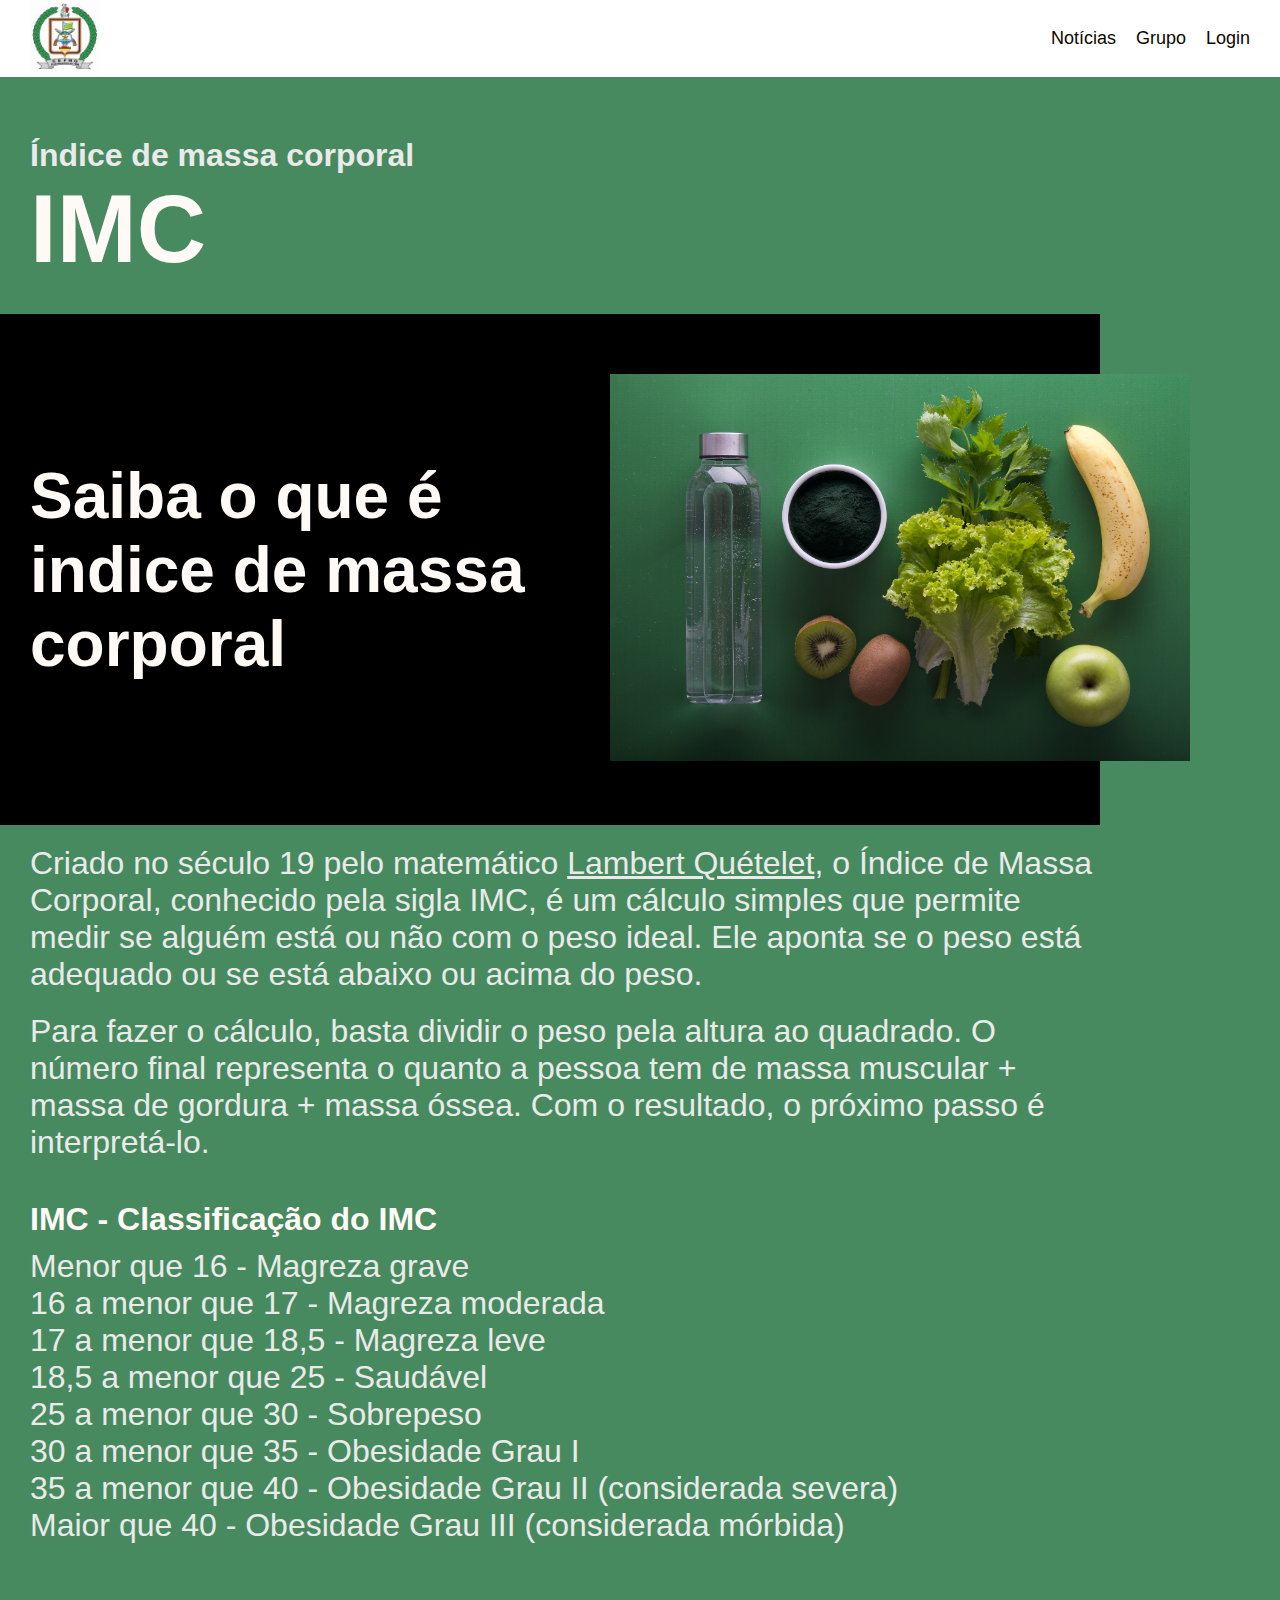
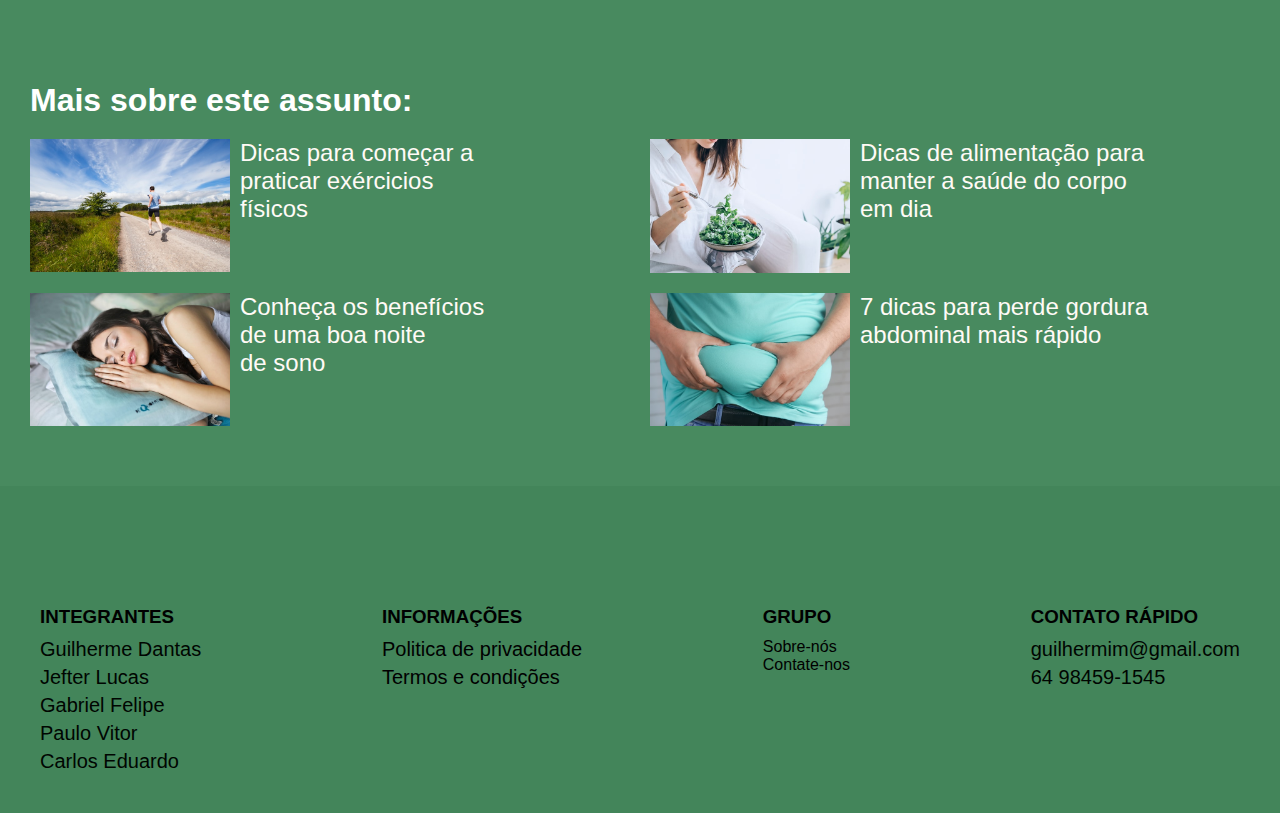
<file: noticias.html>
<!DOCTYPE html>
<html lang="en">

<head>
  <meta charset="UTF-8">
  <meta http-equiv="X-UA-Compatible" content="IE=edge">
  <meta name="viewport" content="width=device-width, initial-scale=1.0">
  <title>Document</title>
  <link rel="stylesheet" href="./css/style.css">

</head>

<body>
  <article class="Adolphe">
    <img src="./img/adolphe.jpg" alt="" width="500px">

    <div class="biografia-adolphe">
      <p><strong>Nascimento</strong> 22 de fevereiro de 1796 Ghent</p>
      <p><strong>Morte</strong> 17 de fevereiro de 1874 (77 anos)</p>
      <p><strong>Nacionalidade</strong> Belga</p>
      <p><strong>Ocupação</strong>Astrônomo, matemático, demógrafo, estatístico e<br> sociólogo</p>
      <p><strong>Principais trabalhos</strong> Sur l'homme et le developpement de ses <br> facultés
        Recherches sur le Penchant au Crime aux Différents Âges</p>
    </div>

  </article>
  <header class="header">

    <a href="./index.html"><img src="img/logo-cepmg 2.png" alt="logo" width="70px"></a>

    <ul class="header-menu">
      <li><a href="">Notícias</a> </li>
      <li><a href="./grupo.html">Grupo</a> </li>
      <li><a href="">Login</a> </li>
    </ul>
  </header>

  <main class="relativ">

    <div class="titulo-noticias">
      <h3>Índice de massa corporal</h3>
      <h1>IMC</h1>
    </div>
    <div class="menu-saude">
      <h1>Saiba o que é indice de massa corporal</h1>
      <div class="img-saude">
        <img src="./img/vitali.jpg" alt="">
      </div>

    </div>

    <div class="texto-noticias">
      <div class="texto-noticias-p1">
        <p>Criado no século 19 pelo matemático <a href="" class="bio">Lambert Quételet</a>, o Índice de Massa Corporal,
          conhecido pela sigla IMC, é
          um cálculo
          simples que permite medir se alguém está ou não com o peso ideal. Ele aponta se o peso está adequado ou se
          está
          abaixo
          ou acima do peso.
        </p>
      </div>
      <div class="texto-noticias-p2">
        <p>Para fazer o cálculo, basta dividir o peso pela altura ao quadrado. O número final representa o quanto a
          pessoa
          tem de
          massa muscular + massa de gordura + massa óssea. Com o resultado, o próximo passo é interpretá-lo.</p>
      </div>

      <div class="texto-noticias-p3">
        <h2>IMC - Classificação do IMC</h2>
        <p>Menor que 16 - Magreza grave <br>
          16 a menor que 17 - Magreza moderada <br>
          17 a menor que 18,5 - Magreza leve <br>
          18,5 a menor que 25 - Saudável <br>
          25 a menor que 30 - Sobrepeso <br>
          30 a menor que 35 - Obesidade Grau I <br>
          35 a menor que 40 - Obesidade Grau II (considerada severa) <br>
          Maior que 40 - Obesidade Grau III (considerada mórbida)</p> <br>
      </div>

    </div>
  </main>

  <section class="propagandas-noticias">

    <h1>Mais sobre este assunto:</h1>

    <a href="./exercicios.html">
      <div class="propagandas-item">
        <img src="./img/corrida.jpg" alt="" width="200px">
        <p>Dicas para começar a <br> praticar exércicios <br> físicos</p>
      </div>
    </a>

    <a href="./alimentacao.html">
      <div class="propagandas-item">
        <img src="./img/alimentacao.jpg" alt="" width="200px">
        <p>Dicas de alimentação para <br> manter a saúde do corpo <br> em dia</p>
      </div>
    </a>

    <a href="./sono.html">
      <div class="propagandas-item">
        <img src="./img/dormindo.jpg" alt="" width="200px">
        <p>Conheça os benefícios <br> de uma boa noite <br> de sono</p>
      </div>
    </a>

    <a href="./gordura.html">
      <div class="propagandas-item">
        <img src="./img/barriga.jpg" alt="" width="200px">
        <p>7 dicas para perde gordura <br> abdominal mais rápido</p>
      </div>
    </a>


  </section>

  <footer>
    <div class="rodape">
      <div class="integrantes">
        <h3>INTEGRANTES</h3>
        <div class="integrantes-nomes">
          <p>Guilherme Dantas</p>
          <p>Jefter Lucas</p>
          <p>Gabriel Felipe</p>
          <p>Paulo Vitor </p>
          <p>Carlos Eduardo</p>
        </div>
      </div>
  
      <div class="info">
        <h3>INFORMAÇÕES</h3>
        <div class="info-tipo">
          <p><a href="./">Politica de privacidade</a></p>
          <p><a href="./">Termos e condições</a></p>
        </div>
      </div>
  
      <div>
        <h3>GRUPO</h3>
        <div class="bio-info">
          <p><a href="./grupo.html">Sobre-nós</a></p>
          <p><a href="./">Contate-nos</a></p>
        </div>
      </div>
  
  
  
      <div class="contato">
        <h3>CONTATO RÁPIDO</h3>
        <div class="contato-info">
          <p>guilhermim@gmail.com</p>
          <p>64 98459-1545</p>
        </div>
      </div>
    </div>
  </footer>

  <script src="script-noticias.js"></script>
</body>

</html>
</file>
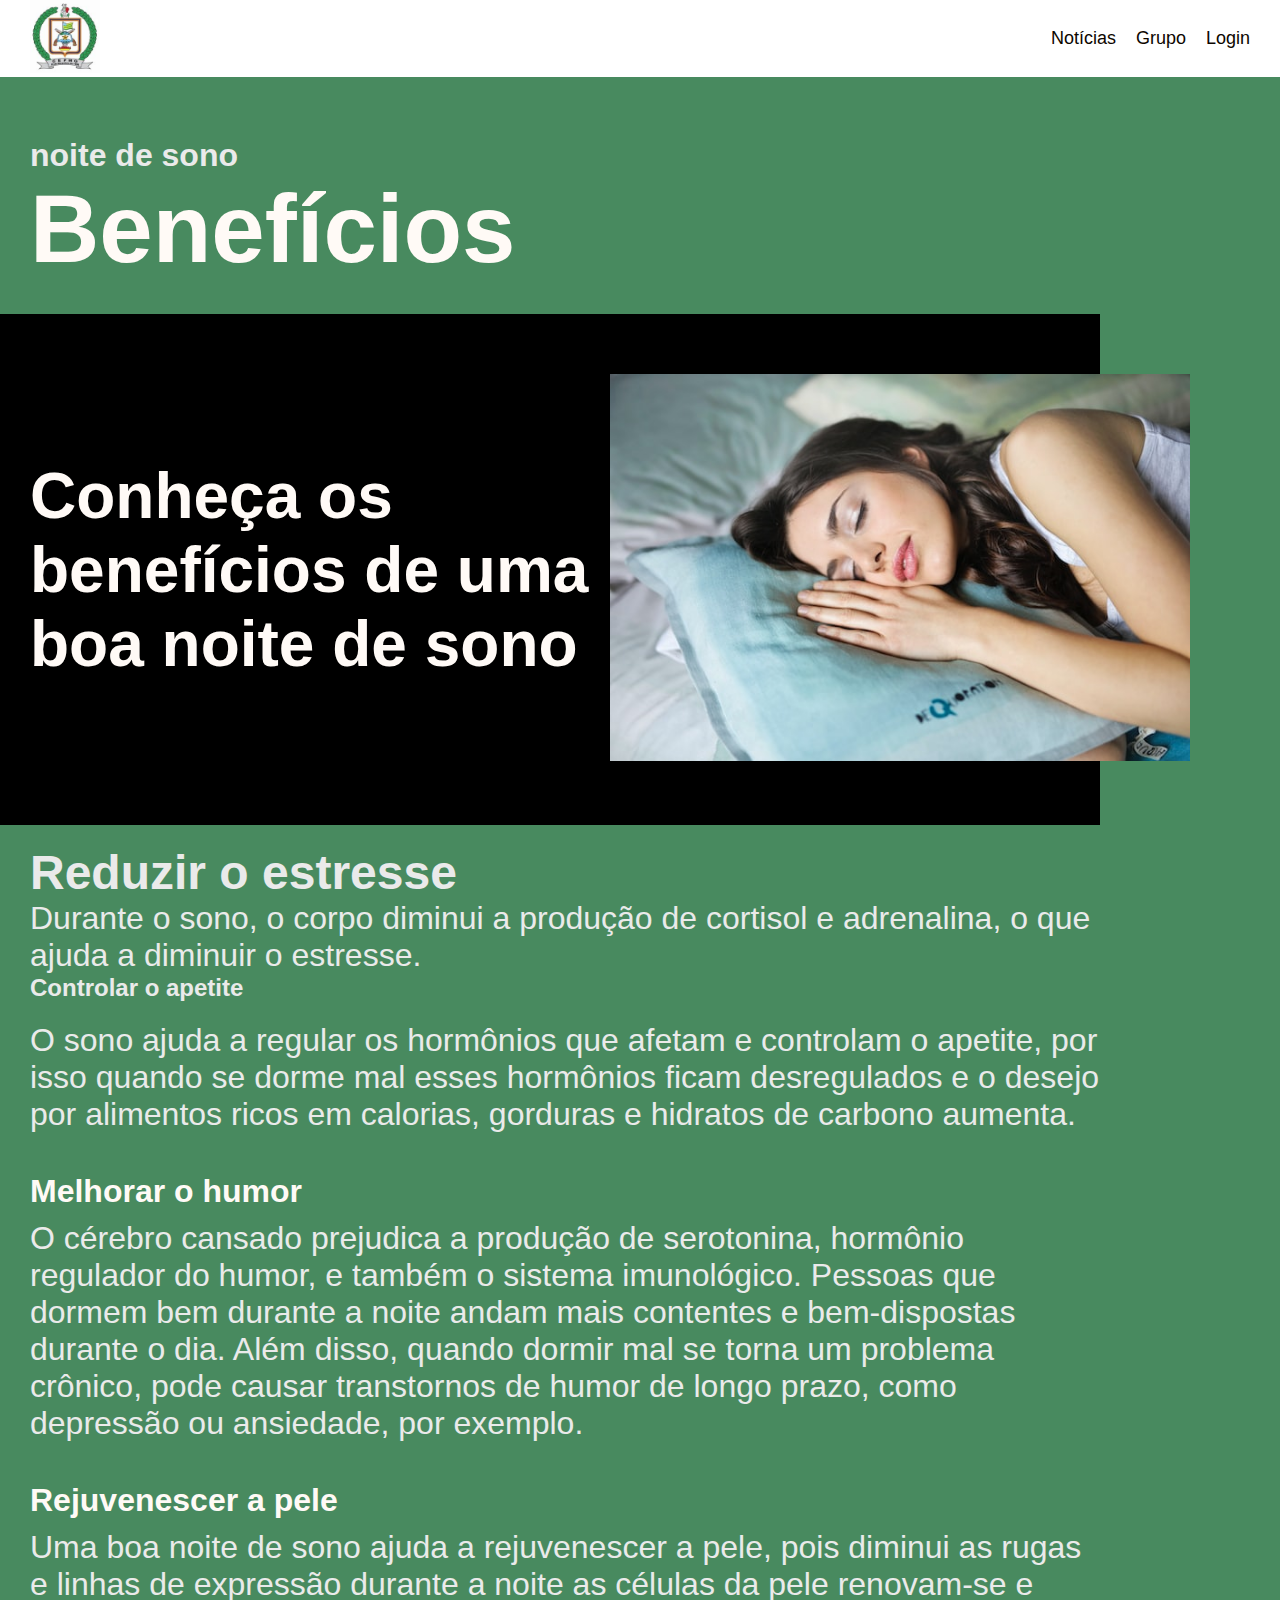
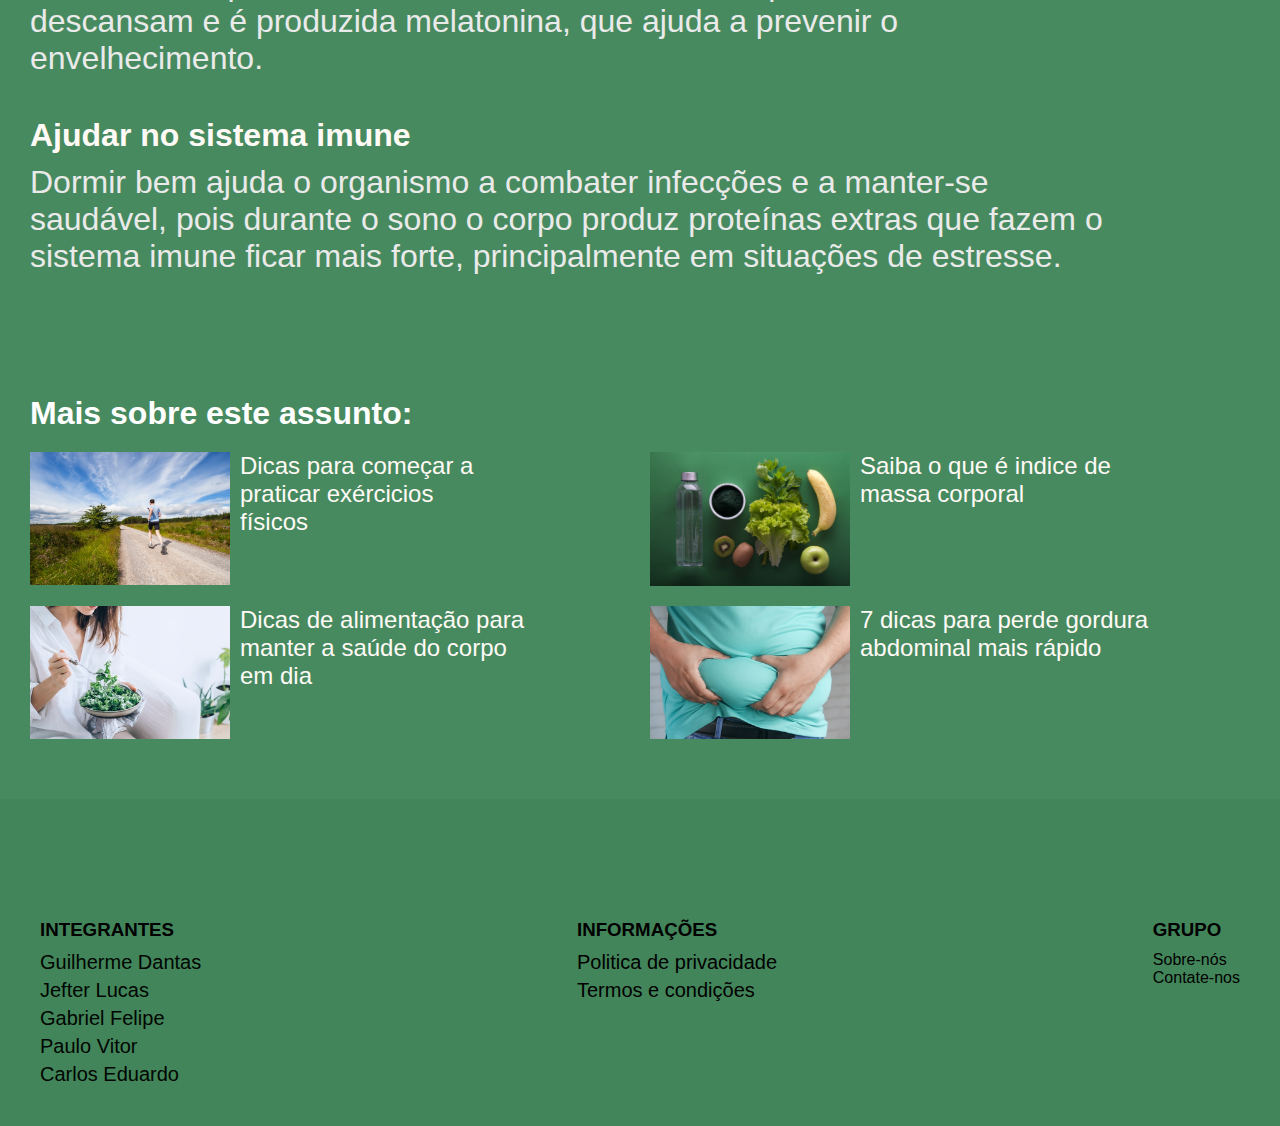
<file: sono.html>
<!DOCTYPE html>
<html lang="en">

<head>
  <meta charset="UTF-8">
  <meta http-equiv="X-UA-Compatible" content="IE=edge">
  <meta name="viewport" content="width=device-width, initial-scale=1.0">
  <title>Document</title>
  <link rel="stylesheet" href="./css/style.css">

</head>

<body>
  <header class="header">

    <a href="./index.html"><img src="img/logo-cepmg 2.png" alt="logo" width="70px"></a>

    <ul class="header-menu">
      <li><a href="">Notícias</a> </li>
      <li><a href="./grupo.html">Grupo</a> </li>
      <li><a href="">Login</a> </li>
    </ul>
  </header>

  <main class="relativ">

    <div class="titulo-noticias">
      <h3>noite de sono</h3>
      <h1>Benefícios</h1>
    </div>
    <div class="menu-saude">
      <h1>Conheça os benefícios de uma boa noite de sono</h1>
      <div class="img-saude">
        <img src="./img/dormindo.jpg" alt="">
      </div>

    </div>

    <div class="texto-noticias">
      <div class="texto-noticias-p1">
        <h2>Reduzir o estresse</h2>
        <p>Durante o sono, o corpo diminui a produção de cortisol e adrenalina, o que ajuda a diminuir o estresse.
        </p>
      </div>
      <div class="texto-noticias-p2">
        <h2>Controlar o apetite</h2>
        <p>O sono ajuda a regular os hormônios que afetam e controlam o apetite, por isso quando se dorme mal esses
          hormônios ficam
          desregulados e o desejo por alimentos ricos em calorias, gorduras e hidratos de carbono aumenta.</p>
      </div>

      <div class="texto-noticias-p3">
        <h2>Melhorar o humor</h2>
        <p>O cérebro cansado prejudica a produção de serotonina, hormônio regulador do humor, e também o sistema
          imunológico.
          Pessoas que dormem bem durante a noite andam mais contentes e bem-dispostas durante o dia. Além disso, quando
          dormir mal
          se torna um problema crônico, pode causar transtornos de humor de longo prazo, como depressão ou ansiedade,
          por exemplo.</p>
      </div>

      <div class="texto-noticias-p3">
        <h2>Rejuvenescer a pele</h2>
        <p>Uma boa noite de sono ajuda a rejuvenescer a pele, pois diminui as rugas e linhas de expressão durante a
          noite as
          células da pele renovam-se e descansam e é produzida melatonina, que ajuda a prevenir o envelhecimento.</p>
      </div>

      <div class="texto-noticias-p3">
        <h2>Ajudar no sistema imune</h2>
        <p>Dormir bem ajuda o organismo a combater infecções e a manter-se saudável, pois durante o sono o corpo produz
          proteínas
          extras que fazem o sistema imune ficar mais forte, principalmente em situações de estresse.</p>
      </div>

    </div>
  </main>

  <section class="propagandas-noticias">

    <h1>Mais sobre este assunto:</h1>

    <a href="./exercicios.html">
      <div class="propagandas-item">
        <img src="./img/corrida.jpg" alt="" width="200px">
        <p>Dicas para começar a <br> praticar exércicios <br> físicos</p>
      </div>
    </a>

    <a href="./noticias.html">
      <div class="propagandas-item">
        <img src="./img/vitali.jpg" alt="" width="200px">
        <p>Saiba o que é indice de <br> massa corporal</p>
      </div>
    </a>

    <a href="./alimentacao.html">
      <div class="propagandas-item">
        <img src="./img/alimentacao.jpg" alt="" width="200px">
        <p>Dicas de alimentação para <br> manter a saúde do corpo <br> em dia</p>
      </div>
    </a>

    <a href="./gordura.html">
      <div class="propagandas-item">
        <img src="./img/barriga.jpg" alt="" width="200px">
        <p>7 dicas para perde gordura <br> abdominal mais rápido</p>
      </div>
    </a>


  </section>

  <footer>
    <div class="rodape">
      <div class="integrantes">
        <h3>INTEGRANTES</h3>
        <div class="integrantes-nomes">
          <p>Guilherme Dantas</p>
          <p>Jefter Lucas</p>
          <p>Gabriel Felipe</p>
          <p>Paulo Vitor </p>
          <p>Carlos Eduardo</p>
        </div>
      </div>
    
      <div class="info">
        <h3>INFORMAÇÕES</h3>
        <div class="info-tipo">
          <p><a href="./">Politica de privacidade</a></p>
          <p><a href="./">Termos e condições</a></p>
        </div>
      </div>
    
      <div>
        <h3>GRUPO</h3>
        <div class="bio-info">
          <p><a href="./grupo.html">Sobre-nós</a></p>
          <p><a href="./">Contate-nos</a></p>
        </div>
      </div>
    
    
  </footer>

  <script src="script-noticias.js"></script>
</body>

</html>
</file>
<file: css/style.css>
@import"./header/header.css";

@import"./menu/menu.css";

@import"./global/global.css";

@import"./noticia/menu-noticia.css";

@import"./footer/rodapé.css";

@import"./plugins/animacao.css";

@import "./noticias/menu-saude.css";

@import"./global/sobreNos.css";
</file>
